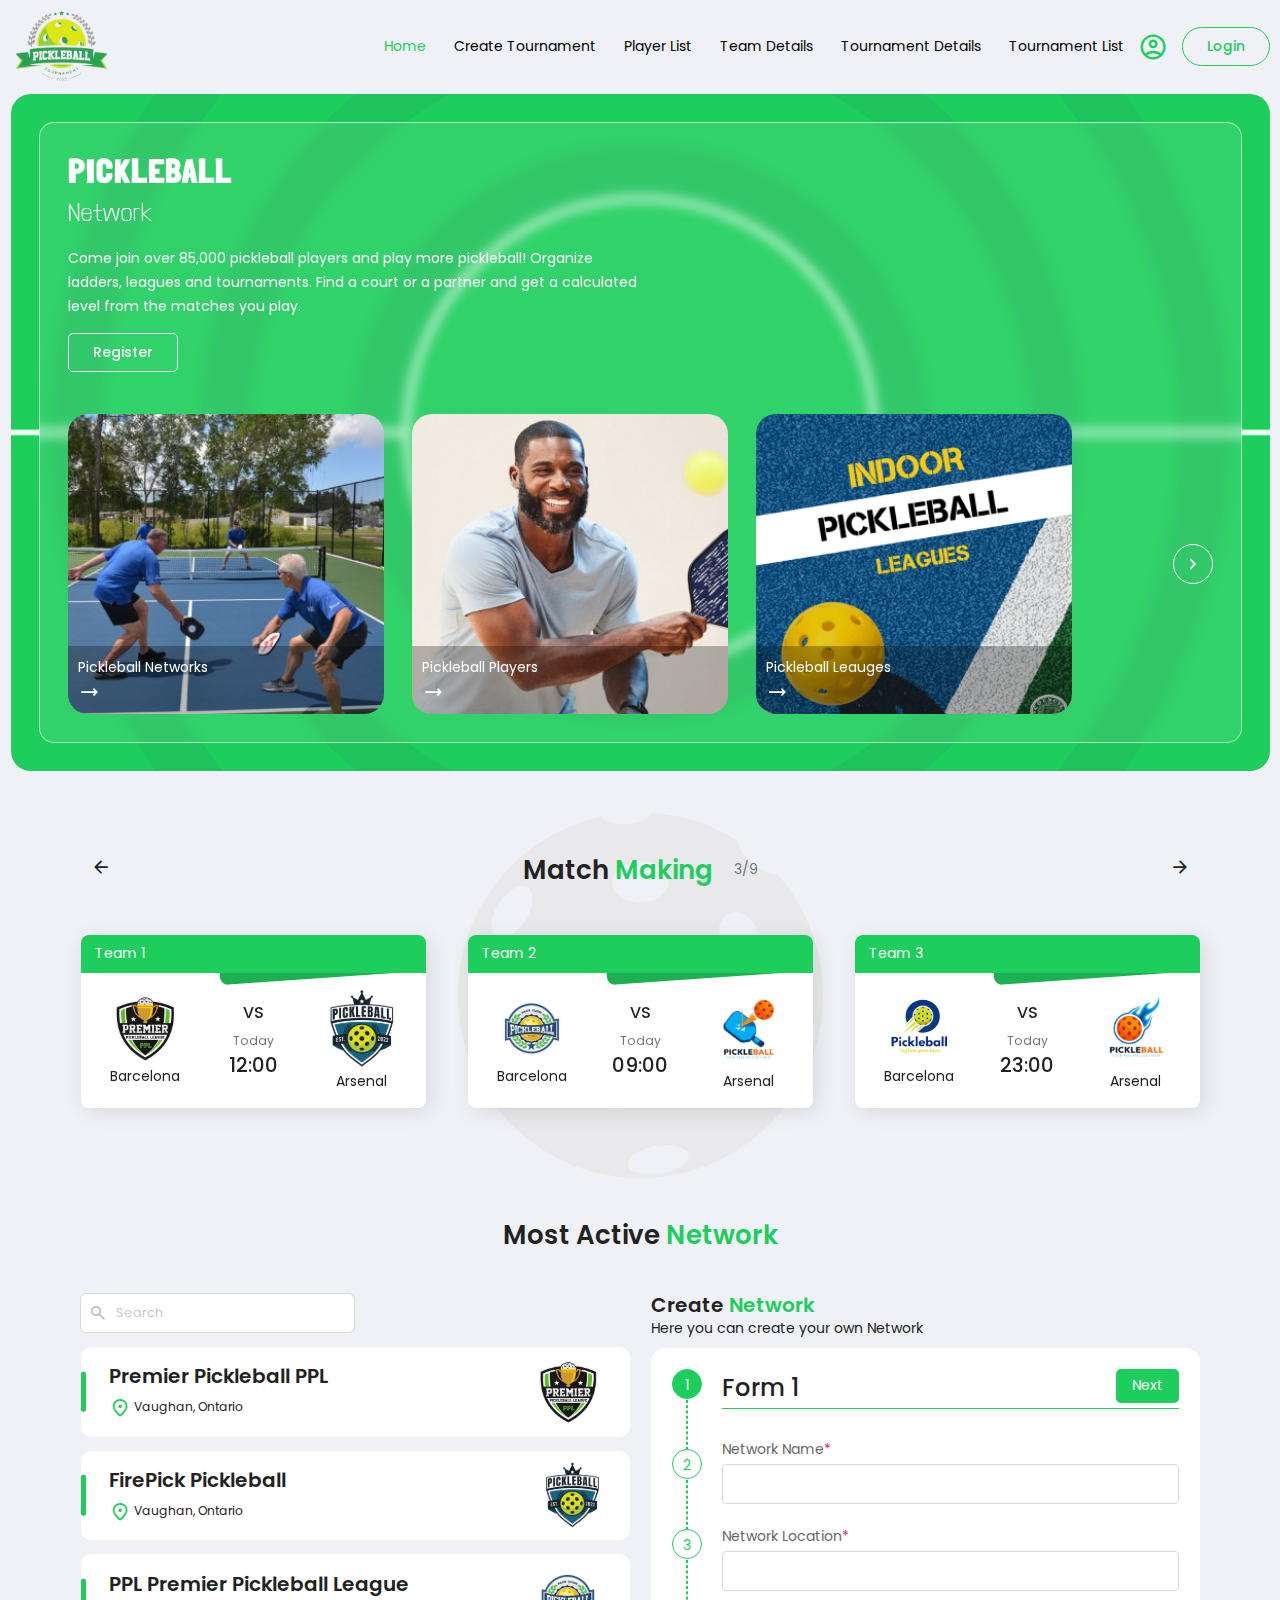
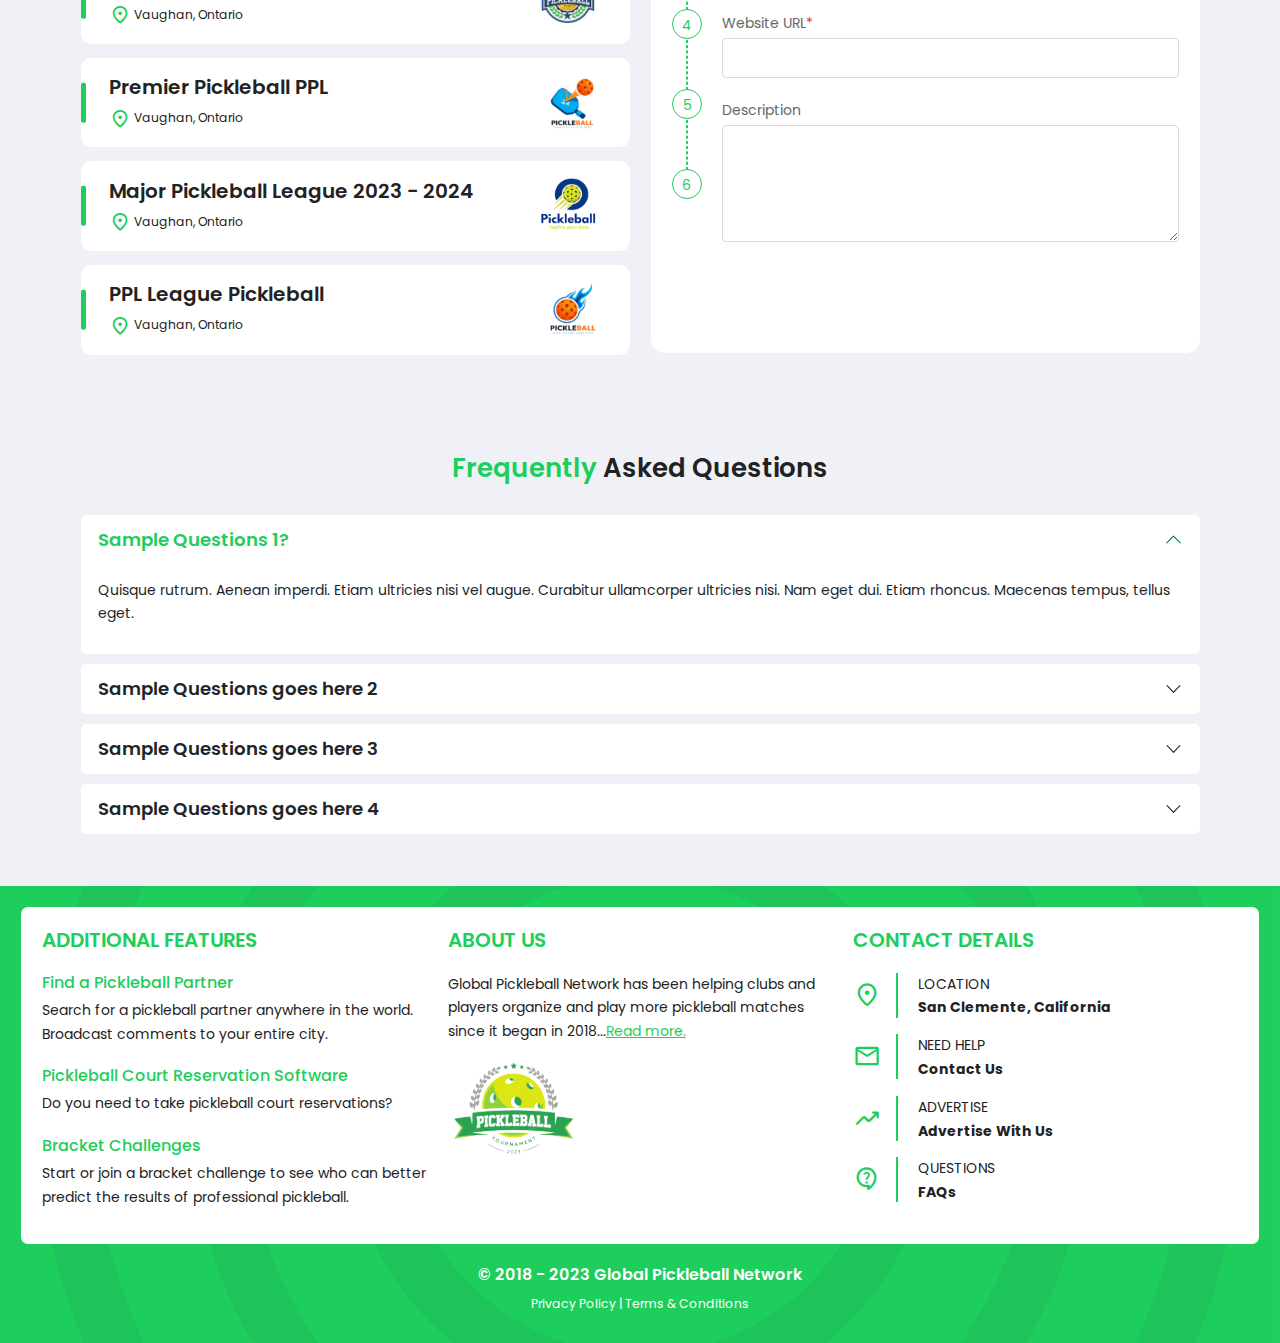
<file: index.html>
<!DOCTYPE html>
<html>
<head>
	<meta charset="utf-8">
    <meta name="viewport" content="width=device-width, initial-scale=1, shrink-to-fit=no">
	<title>Pickleball</title>
	<link rel="shortcut icon" href="./img/favicon.webp" type="image/x-icon">
	<link rel="stylesheet" type="text/css" href="./css/bootstrap.5.2.min.css">
	<link rel="preconnect" href="https://fonts.googleapis.com">
	<link rel="preconnect" href="https://fonts.gstatic.com" crossorigin>
	<link href="https://fonts.googleapis.com/css2?family=Londrina+Solid:wght@100;300;400;900&family=Poppins:wght@100;200;300;400;500;600;700;800;900&display=swap" rel="stylesheet">
	<link rel="stylesheet" href="https://fonts.googleapis.com/css2?family=Material+Symbols+Rounded:opsz,wght,FILL,GRAD@24,300,0,0" />
	<link rel="stylesheet" type="text/css" href="css/slick-theme.css">
	<link rel="stylesheet" type="text/css" href="css/slick.css">

	<link rel="stylesheet" type="text/css" href="css/style.css">
	<link rel="stylesheet" type="text/css" href="css/custom.css">
</head>
<body>


<header>
	<div class="container-fluid">
		<div class="header-section d-flex py-2 align-center justify-between">
			
			<button type="button" class="icon-btn mob-menu d-lg-none" id="navMenu">
				<img src="./img/icons/menu.svg" alt="menu">
			</button>
			<div class="head-logo mx-auto ms-lg-0 me-lg-auto">
				<a href="./" class="d-inline-block">
					<img src="./img/pickleball-logo.svg" alt="logo" width="100">
				</a>
			</div>
			<nav class="head-nav">
				<div id="navSection" class="nav-section">
					<button type="button" class="icon-btn mob-close d-lg-none close-btn" id="navClose">
						<img src="./img/icons/close.svg" alt="menu">
					</button>
					<ul type="none" class="d-flex flex-column flex-lg-row align-center">
						<li><a href="./" class="menu-link active">Home</a></li>
						<li><a href="./create-tournament.html" class="menu-link">Create Tournament</a></li>
						<li><a href="./playerlist.html" class="menu-link">Player List</a></li>
						<li><a href="./team-details.html" class="menu-link">Team Details</a></li>
						<li><a href="./tournament-details.html" class="menu-link">Tournament Details</a></li>
						<li><a href="./tournament-list.html" class="menu-link">Tournament List</a></li>
					</ul>
				</div>
			</nav>
			<a href="./profile.html" class="menu-link me-3 text-primary profile-icon"><span class="material-symbols-rounded"> account_circle </span></a>
			<a href="./login.html" class="btn btn-outline-primary login-btn order-3"> Login </a>
		</div>
	</div>
</header>

<main>

<section class="hero-section">
	<div class="container-fluid">
		<div class="home-banner text-white">
			<div class="inner-banner">
				<div class="banner-content">
					<h1 class="lonsol-900 mb-0">PICKLEBALL</h1>
					<label class="lonsol-100 fs-3">Network</label>
					<p class="my-3 w-100 w-md-50">Come join over 85,000 pickleball players and play more pickleball! Organize ladders, leagues and tournaments. Find a court or a partner and get a calculated level from the matches you play.</p>
					<a href="./register.html" class="btn btn-outline-light action-btn">Register</a>
				</div>

				<div class="slider-section mt-5">
					<section class="single-item slider text-center" id="bannerSlider">
						<div class="slider-image">
							<img src="./img/slider-1.png" alt="">
							<a href="./" class="d-block">Pickleball Networks <br> <span class="material-symbols-rounded"> trending_flat </span></a>
						</div>
						<div class="slider-image">
							<img src="./img/slider-2.png" alt="">
							<a href="./" class="d-block">Pickleball Players <br> <span class="material-symbols-rounded"> trending_flat </span></a>
						</div>
						<div class="slider-image">
							<img src="./img/slider-3.png" alt="">
							<a href="./" class="d-block">Pickleball Leauges <br> <span class="material-symbols-rounded"> trending_flat </span></a>
						</div>
						<div class="slider-image">
							<img src="./img/slider-1.png" alt="">
							<a href="./" class="d-block">Pickleball Networks <br> <span class="material-symbols-rounded"> trending_flat </span></a>
						</div>
						<div class="slider-image">
							<img src="./img/slider-2.png" alt="">
							<a href="./" class="d-block">Pickleball Players <br> <span class="material-symbols-rounded"> trending_flat </span></a>
						</div>
					</section>
			  	</div>
			</div>
		</div>
	</div>
</section>

<section class="machmake-section my-5 py-5">
	<div class="container">
		<div class="team-title d-flex justify-center align-center">
			<h3 class="title">Match <span class="text-primary">Making</span></h3>
			<span class="teams-conter text-muted ms-4">3/9</span>
		</div>

		
		<div class="slider-section mt-4">
			<section class="single-item slider" id="matchMakingSlider">
				<div class="slider-content">
					<div class="card border-0">
						<div class="card-header">Team 1</div>
						<div class="card-body text-center d-flex align-center justify-between">
							<div class="left-team">
								<img src="./img/team-making/team-1-1.svg" alt="teams">
								<p class="card-text">Barcelona</p>
							</div>
							<div class="datetime">
								<h6>VS</h6>
								<small class="text-muted">Today</small>
								<h5 class="mb-0">12:00</h5>
							</div>
							<div class="right-team">
								<img src="./img/team-making/team-1-2.svg" alt="teams">
								<p class="card-text">Arsenal</p>
							</div>
						</div>
					</div>
				</div>
				<div class="slider-content">
					<div class="card border-0">
						<div class="card-header">Team 2</div>
						<div class="card-body text-center d-flex align-center justify-between">
							<div class="left-team">
								<img src="./img/team-making/team-2-1.svg" alt="teams">
								<p class="card-text">Barcelona</p>
							</div>
							<div class="datetime">
								<h6>VS</h6>
								<small class="text-muted">Today</small>
								<h5 class="mb-0">09:00</h5>
							</div>
							<div class="right-team">
								<img src="./img/team-making/team-2-2.svg" alt="teams">
								<p class="card-text">Arsenal</p>
							</div>
						</div>
					</div>
				</div>
				<div class="slider-content">
					<div class="card border-0">
						<div class="card-header">Team 3</div>
						<div class="card-body text-center d-flex align-center justify-between">
							<div class="left-team">
								<img src="./img/team-making/team-3-1.svg" alt="teams">
								<p class="card-text">Barcelona</p>
							</div>
							<div class="datetime">
								<h6>VS</h6>
								<small class="text-muted">Today</small>
								<h5 class="mb-0">23:00</h5>
							</div>
							<div class="right-team">
								<img src="./img/team-making/team-3-2.svg" alt="teams">
								<p class="card-text">Arsenal</p>
							</div>
						</div>
					</div>
				</div>
				<div class="slider-content">
					<div class="card border-0">
						<div class="card-header">Team 4</div>
						<div class="card-body text-center d-flex align-center justify-between">
							<div class="left-team">
								<img src="./img/team-making/team-1-1.svg" alt="teams">
								<p class="card-text">Barcelona</p>
							</div>
							<div class="datetime">
								<h6>VS</h6>
								<small class="text-muted">Sunday</small>
								<h5 class="mb-0">23:00</h5>
							</div>
							<div class="right-team">
								<img src="./img/team-making/team-2-1.svg" alt="teams">
								<p class="card-text">Arsenal</p>
							</div>
						</div>
					</div>
				</div>
				<div class="slider-content">
					<div class="card border-0">
						<div class="card-header">Team 5</div>
						<div class="card-body text-center d-flex align-center justify-between">
							<div class="left-team">
								<img src="./img/team-making/team-3-1.svg" alt="teams">
								<p class="card-text">Barcelona</p>
							</div>
							<div class="datetime">
								<h6>VS</h6>
								<small class="text-muted">Monday</small>
								<h5 class="mb-0">22:00</h5>
							</div>
							<div class="right-team">
								<img src="./img/team-making/team-1-2.svg" alt="teams">
								<p class="card-text">Arsenal</p>
							</div>
						</div>
					</div>
				</div>
				<div class="slider-content">
					<div class="card border-0">
						<div class="card-header">Team 6</div>
						<div class="card-body text-center d-flex align-center justify-between">
							<div class="left-team">
								<img src="./img/team-making/team-1-2.svg" alt="teams">
								<p class="card-text">Barcelona</p>
							</div>
							<div class="datetime">
								<h6>VS</h6>
								<small class="text-muted">Tuesday</small>
								<h5 class="mb-0">18:00</h5>
							</div>
							<div class="right-team">
								<img src="./img/team-making/team-2-2.svg" alt="teams">
								<p class="card-text">Arsenal</p>
							</div>
						</div>
					</div>
				</div>
			</section>
		</div>
	</div>
</section>

<section class="wizard-section pb-5">
	<div class="container">
		
		<h3 class="title text-center">Most Active <span class="text-primary"> Network</span></h3>

		<div class="row mt-5">
			<div class="col-md-6">
				<div class="search-box">
					<div class="input-group custom-style w-100 w-md-50">
						<span class="material-symbols-rounded input-group-text">search</span>
						<input type="text" class="form-control" id="searchlist" placeholder="Search">
					</div>
					<div class="team-list pt-3">
						<ul>
							<li class="d-flex align-center">
								<div class="team-details me-auto flex-grow-1">
									<h5 class="fw-600">Premier Pickleball PPL</h5>
									<small><span class="material-symbols-rounded text-primary">location_on</span> Vaughan, Ontario</small>
								</div>
								<img src="./img/team-making/team-1-1.svg" alt="team" height="70">
							</li>
							<li class="d-flex align-center">
								<div class="team-details me-auto flex-grow-1">
									<h5 class="fw-600">FirePick Pickleball </h5>
									<small><span class="material-symbols-rounded text-primary">location_on</span> Vaughan, Ontario</small>
								</div>
								<img src="./img/team-making/team-1-2.svg" alt="team" height="70">
							</li>
							<li class="d-flex align-center">
								<div class="team-details me-auto flex-grow-1">
									<h5 class="fw-600">PPL Premier Pickleball League</h5>
									<small><span class="material-symbols-rounded text-primary">location_on</span> Vaughan, Ontario</small>
								</div>
								<img src="./img/team-making/team-2-1.svg" alt="team" height="70">
							</li>
							<li class="d-flex align-center">
								<div class="team-details me-auto flex-grow-1">
									<h5 class="fw-600">Premier Pickleball PPL</h5>
									<small><span class="material-symbols-rounded text-primary">location_on</span> Vaughan, Ontario</small>
								</div>
								<img src="./img/team-making/team-2-2.svg" alt="team" height="70">
							</li>
							<li class="d-flex align-center">
								<div class="team-details me-auto flex-grow-1">
									<h5 class="fw-600">Major Pickleball League 2023 - 2024</h5>
									<small><span class="material-symbols-rounded text-primary">location_on</span> Vaughan, Ontario</small>
								</div>
								<img src="./img/team-making/team-3-1.svg" alt="team" height="70">
							</li>
							<li class="d-flex align-center">
								<div class="team-details me-auto flex-grow-1">
									<h5 class="fw-600">PPL League Pickleball</h5>
									<small><span class="material-symbols-rounded text-primary">location_on</span> Vaughan, Ontario</small>
								</div>
								<img src="./img/team-making/team-3-2.svg" alt="team" height="70">
							</li>
						</ul>
					</div>
				</div>
			</div>
			<div class="col-md-6">
				<div class="network-wizard">
					<div class="netwrk-dtls">
						<h5 class="title">Create <span class="text-primary">Network</span></h5>
						<p class="mb-2">Here you can create your own Network</p>
					</div>

					
					<!-- wizard area -->


		<div class="wrapper bg-white rounded-4 p-4">
            <form action="" id="wizard">
                <h3></h3>
                <section>
					<h4 class="network-title">Form 1</h4>
					<div class="form-group">
						<label for="wizNetName">Network Name<span class="text-danger">*</span></label>
						<input type="text" class="form-control" id="wizNetName" />
					</div>
					<div class="form-group">
						<label for="wizNetLoc">Network Location<span class="text-danger">*</span></label>
						<input type="text" class="form-control" id="wizNetLoc" />
					</div>
					<div class="form-group">
						<label for="wizNeburl">Website URL<span class="text-danger">*</span></label>
						<input type="text" class="form-control" id="wizNeburl" />
					</div>
					<div class="form-group">
						<label for="wizardDesc">Description</label>
						<textarea name="desc" id="wizardDesc" class="form-control" rows="5"></textarea>
					</div>
				</section>
                <h3></h3>
                <section>
					<h4 class="network-title">Form 2</h4>
					<div class="form-group">
						<label for="wizNetName">Network Name<span class="text-danger">*</span></label>
						<input type="text" class="form-control" id="wizNetName" />
					</div>
					<div class="form-group">
						<label for="wizNetLoc">Network Location<span class="text-danger">*</span></label>
						<input type="text" class="form-control" id="wizNetLoc" />
					</div>
					<div class="form-group">
						<label for="wizNeburl">Website URL<span class="text-danger">*</span></label>
						<input type="text" class="form-control" id="wizNeburl" />
					</div>
					<div class="form-group">
						<label for="wizardDesc">Description</label>
						<textarea name="desc" id="wizardDesc" class="form-control" rows="5"></textarea>
					</div>
				</section>
                <h3></h3>
                <section>
					<h4 class="network-title">Form 3</h4>
					<div class="form-group">
						<label for="wizNetName">Network Name<span class="text-danger">*</span></label>
						<input type="text" class="form-control" id="wizNetName" />
					</div>
					<div class="form-group">
						<label for="wizNetLoc">Network Location<span class="text-danger">*</span></label>
						<input type="text" class="form-control" id="wizNetLoc" />
					</div>
					<div class="form-group">
						<label for="wizNeburl">Website URL<span class="text-danger">*</span></label>
						<input type="text" class="form-control" id="wizNeburl" />
					</div>
					<div class="form-group">
						<label for="wizardDesc">Description</label>
						<textarea name="desc" id="wizardDesc" class="form-control" rows="5"></textarea>
					</div>
				</section>
                <h3></h3>
                <section>
					<h4 class="network-title">Form 4</h4>
					<div class="form-group">
						<label for="wizNetName">Network Name<span class="text-danger">*</span></label>
						<input type="text" class="form-control" id="wizNetName" />
					</div>
					<div class="form-group">
						<label for="wizNetLoc">Network Location<span class="text-danger">*</span></label>
						<input type="text" class="form-control" id="wizNetLoc" />
					</div>
					<div class="form-group">
						<label for="wizNeburl">Website URL<span class="text-danger">*</span></label>
						<input type="text" class="form-control" id="wizNeburl" />
					</div>
					<div class="form-group">
						<label for="wizardDesc">Description</label>
						<textarea name="desc" id="wizardDesc" class="form-control" rows="5"></textarea>
					</div>
				</section>
                <h3></h3>
                <section>
					<h4 class="network-title">Form 5</h4>
					<div class="form-group">
						<label for="wizNetName">Network Name<span class="text-danger">*</span></label>
						<input type="text" class="form-control" id="wizNetName" />
					</div>
					<div class="form-group">
						<label for="wizNetLoc">Network Location<span class="text-danger">*</span></label>
						<input type="text" class="form-control" id="wizNetLoc" />
					</div>
					<div class="form-group">
						<label for="wizNeburl">Website URL<span class="text-danger">*</span></label>
						<input type="text" class="form-control" id="wizNeburl" />
					</div>
					<div class="form-group">
						<label for="wizardDesc">Description</label>
						<textarea name="desc" id="wizardDesc" class="form-control" rows="5"></textarea>
					</div>
				</section>
                <h3></h3>
                <section>
					<h4 class="network-title">Form 6</h4>
					<div class="form-group">
						<label for="wizNetName">Network Name<span class="text-danger">*</span></label>
						<input type="text" class="form-control" id="wizNetName" />
					</div>
					<div class="form-group">
						<label for="wizNetLoc">Network Location<span class="text-danger">*</span></label>
						<input type="text" class="form-control" id="wizNetLoc" />
					</div>
					<div class="form-group">
						<label for="wizNeburl">Website URL<span class="text-danger">*</span></label>
						<input type="text" class="form-control" id="wizNeburl" />
					</div>
					<div class="form-group">
						<label for="wizardDesc">Description</label>
						<textarea name="desc" id="wizardDesc" class="form-control" rows="5"></textarea>
					</div>
				</section>
            </form>
		</div>




					<!--  -->
					
				</div>
			</div>
		</div>
	</div>
</section>



<section class="faq-section py-5">
	<div class="container">	
		<h3 class="title text-center"><span class="text-primary"> Frequently </span> Asked Questions</h3>

		<div class="accordion pt-4" id="faqAccordion">
			<div class="accordion-item">
				<h2 class="accordion-header">
					<button class="accordion-button" type="button" data-bs-toggle="collapse" data-bs-target="#quiz1">Sample Questions 1?</button>
				</h2>
				<div id="quiz1" class="accordion-collapse collapse show" data-bs-parent="#faqAccordion">
					<div class="accordion-body">
						<p>Quisque rutrum. Aenean imperdi. Etiam ultricies nisi vel augue. Curabitur ullamcorper ultricies nisi. Nam eget dui. Etiam rhoncus. Maecenas tempus, tellus eget.</p> 
					</div>
				</div>
			</div>
			<div class="accordion-item">
				<h2 class="accordion-header">
					<button class="accordion-button collapsed" type="button" data-bs-toggle="collapse" data-bs-target="#quiz2">Sample Questions goes here 2</button>
				</h2>
				<div id="quiz2" class="accordion-collapse collapse" data-bs-parent="#faqAccordion">
					<div class="accordion-body">
						<p>Quisque rutrum. Aenean imperdi. Etiam ultricies nisi vel augue. Curabitur ullamcorper ultricies nisi. Nam eget dui. Etiam rhoncus. Maecenas tempus, tellus eget.</p> 
					</div>
				</div>
			</div>
			<div class="accordion-item">
				<h2 class="accordion-header">
					<button class="accordion-button collapsed" type="button" data-bs-toggle="collapse" data-bs-target="#quiz3">Sample Questions goes here 3</button>
				</h2>
				<div id="quiz3" class="accordion-collapse collapse" data-bs-parent="#faqAccordion">
					<div class="accordion-body">
						<p>Quisque rutrum. Aenean imperdi. Etiam ultricies nisi vel augue. Curabitur ullamcorper ultricies nisi. Nam eget dui. Etiam rhoncus. Maecenas tempus, tellus eget.</p> 
					</div>
				</div>
			</div>
			<div class="accordion-item">
				<h2 class="accordion-header">
					<button class="accordion-button collapsed" type="button" data-bs-toggle="collapse" data-bs-target="#quiz4">Sample Questions goes here 4</button>
				</h2>
				<div id="quiz4" class="accordion-collapse collapse" data-bs-parent="#faqAccordion">
					<div class="accordion-body">
						<p>Quisque rutrum. Aenean imperdi. Etiam ultricies nisi vel augue. Curabitur ullamcorper ultricies nisi. Nam eget dui. Etiam rhoncus. Maecenas tempus, tellus eget.</p> 
					</div>
				</div>
			</div>
		</div>

	</div>
</section>

</main>

<footer>
	<div class="footer-content p-4 bg-white rounded-3 m-2">
		<div class="row">
			<div class="col-md-4">
				<h5 class="foot-titile">Additional Features</h5>
				<h6 class="foot-subtitile">Find a Pickleball Partner</h6>
				<p>Search for a pickleball partner anywhere in the world. Broadcast comments to your entire city.</p>
				<h6 class="foot-subtitile">Pickleball Court Reservation Software</h6>
				<p>Do you need to take pickleball court reservations?</p>
				<h6 class="foot-subtitile">Bracket Challenges</h6>
				<p>Start or join a bracket challenge to see who can better predict the results of professional pickleball.</p>
			</div>
			<div class="col-md-4">
				<h5 class="foot-titile">About Us</h5>
				<p>Global Pickleball Network has been helping clubs and players organize and play more pickleball matches since it began in 2018...<a href="./" class="text-primary"> Read more.</a> </p>
				<a href="./"><img src="./img/pickleball-logo.svg" width="130" alt="logo" /></a>
			</div>
			<div class="col-md-4">
				<h5 class="foot-titile">CONTACT Details</h5>
				<ul class="web-address">
					<li>
						<span class="material-symbols-rounded"> location_on </span>
						<div class="foot-details">
							<p>LOCATION</p>
							<strong>San Clemente, California</strong>
						</div>
					</li>
					<li>
						<span class="material-symbols-rounded"> mail </span>
						<div class="foot-details">
							<p>NEED HELP</p>
							<strong>Contact Us</strong>
						</div>
					</li>
					<li>
						<span class="material-symbols-rounded"> trending_up </span>
						<div class="foot-details">
							<p>ADVERTISE</p>
							<strong>Advertise With Us</strong>
						</div>
					</li>
					<li>
						<span class="material-symbols-rounded"> contact_support </span>
						<div class="foot-details">
							<p>QUESTIONS</p>
							<strong>FAQs</strong>
						</div>
					</li>
				</ul>
			</div>
		</div>
	</div>
	<div class="copyright-area text-center p-3 text-white">
		<h6 class="fw-600">© 2018 - 2023 Global Pickleball Network</h6>
		<small>Privacy Policy | Terms & Conditions</small>
	</div>
</footer>

<script src="./js/jquery-2.2.0.min.js"></script>
<script src="./js/bootstrap.bundle.min.js"></script>
<script src="./js/slick.min.js"></script>
<script src="./js/jquery.steps.js"></script>
<script src="./js/custom.js"></script>

<script>


// slick slider
$(document).on('ready', function() {
    $("#bannerSlider").slick({
      dots: false,
      slidesToShow: 3,
      slidesToScroll: 1,
    //   prevArrow: '<button class="slick-prev" aria-label="Previous" type="button"><span class="material-symbols-rounded"> keyboard_arrow_left </span></button>',
      prevArrow: ' ',
      nextArrow: '<button class="slick-next" aria-label="Next" type="button"><span class="material-symbols-rounded"> keyboard_arrow_right </span></button>',
      cssEase: 'ease',
      responsive: [
        {
          breakpoint: 991,
          settings: {
            slidesToShow: 2,
            slidesToScroll: 1
          }
        },
        {
          breakpoint: 767,
          settings: {
            slidesToShow: 1,
            slidesToScroll: 1,
          }
        },
     ]
    });


    $("#matchMakingSlider").slick({
        dots: false,
        slidesToShow: 3,
        slidesToScroll: 3,
        prevArrow: '<button class="slick-prev" aria-label="Previous" type="button"><span class="material-symbols-rounded"> arrow_back </span></button>',
        nextArrow: '<button class="slick-next" aria-label="Next" type="button"><span class="material-symbols-rounded"> arrow_forward </span></button>',
        cssEase: 'ease',
        responsive: [
          {
            breakpoint: 991,
            settings: {
              slidesToShow: 2,
              slidesToScroll: 1
            }
          },
          {
            breakpoint: 767,
            settings: {
              slidesToShow: 1,
              slidesToScroll: 1,
            }
          },
       ]
      });
});



// wizard area

$("#wizard").steps({
  headerTag: "h3",
  bodyTag: "section",
  transitionEffect: "fade",
  enableAllSteps: true,
  transitionEffectSpeed: 100,
  labels: {
      finish: "Submit",
      next: "Next",
      previous: "Prev"
  }
});
$('.wizard > .steps li a').click(function(){
  $(this).parent().addClass('checked');
$(this).parent().prevAll().addClass('checked');
$(this).parent().nextAll().removeClass('checked');
});
// Custome Jquery Step Button
$('.forward').click(function(){
  $("#wizard").steps('next');
})
$('.backward').click(function(){
    $("#wizard").steps('previous');
})


</script>


</body>
</html>
</file>
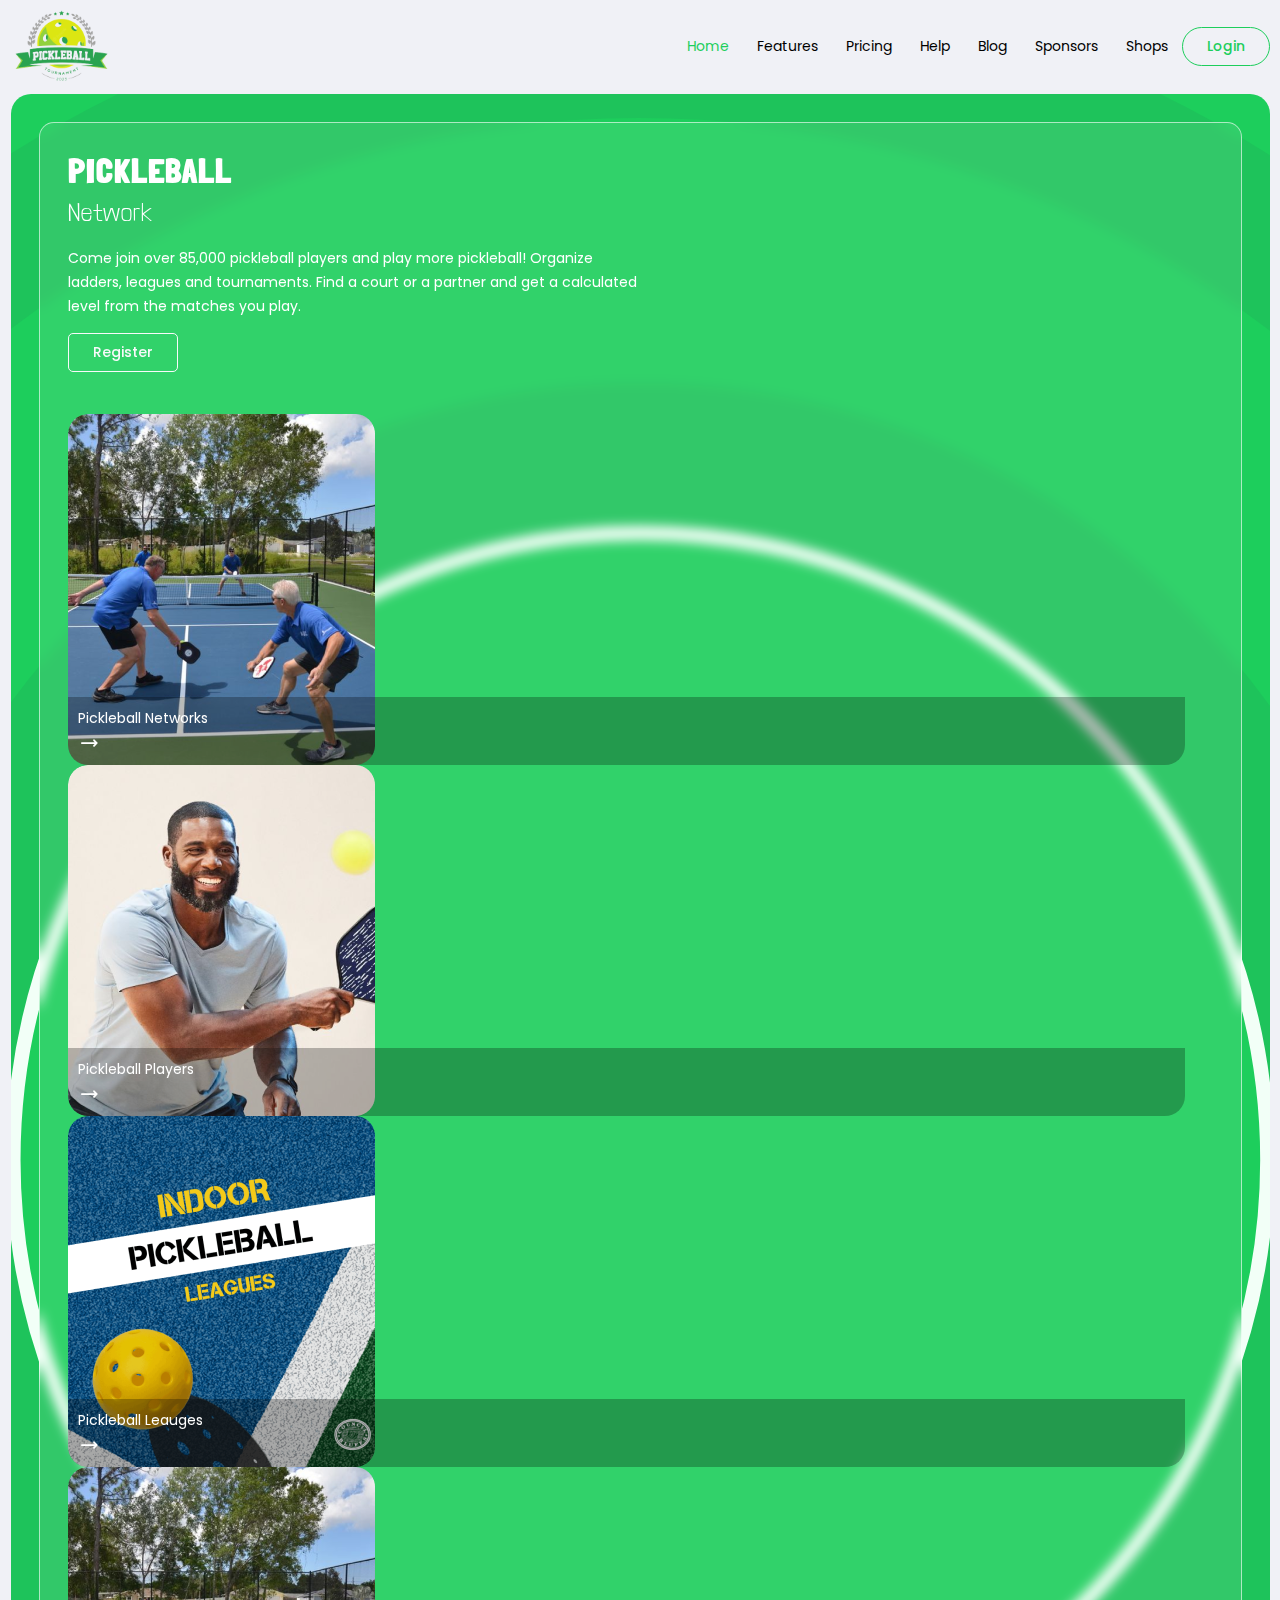
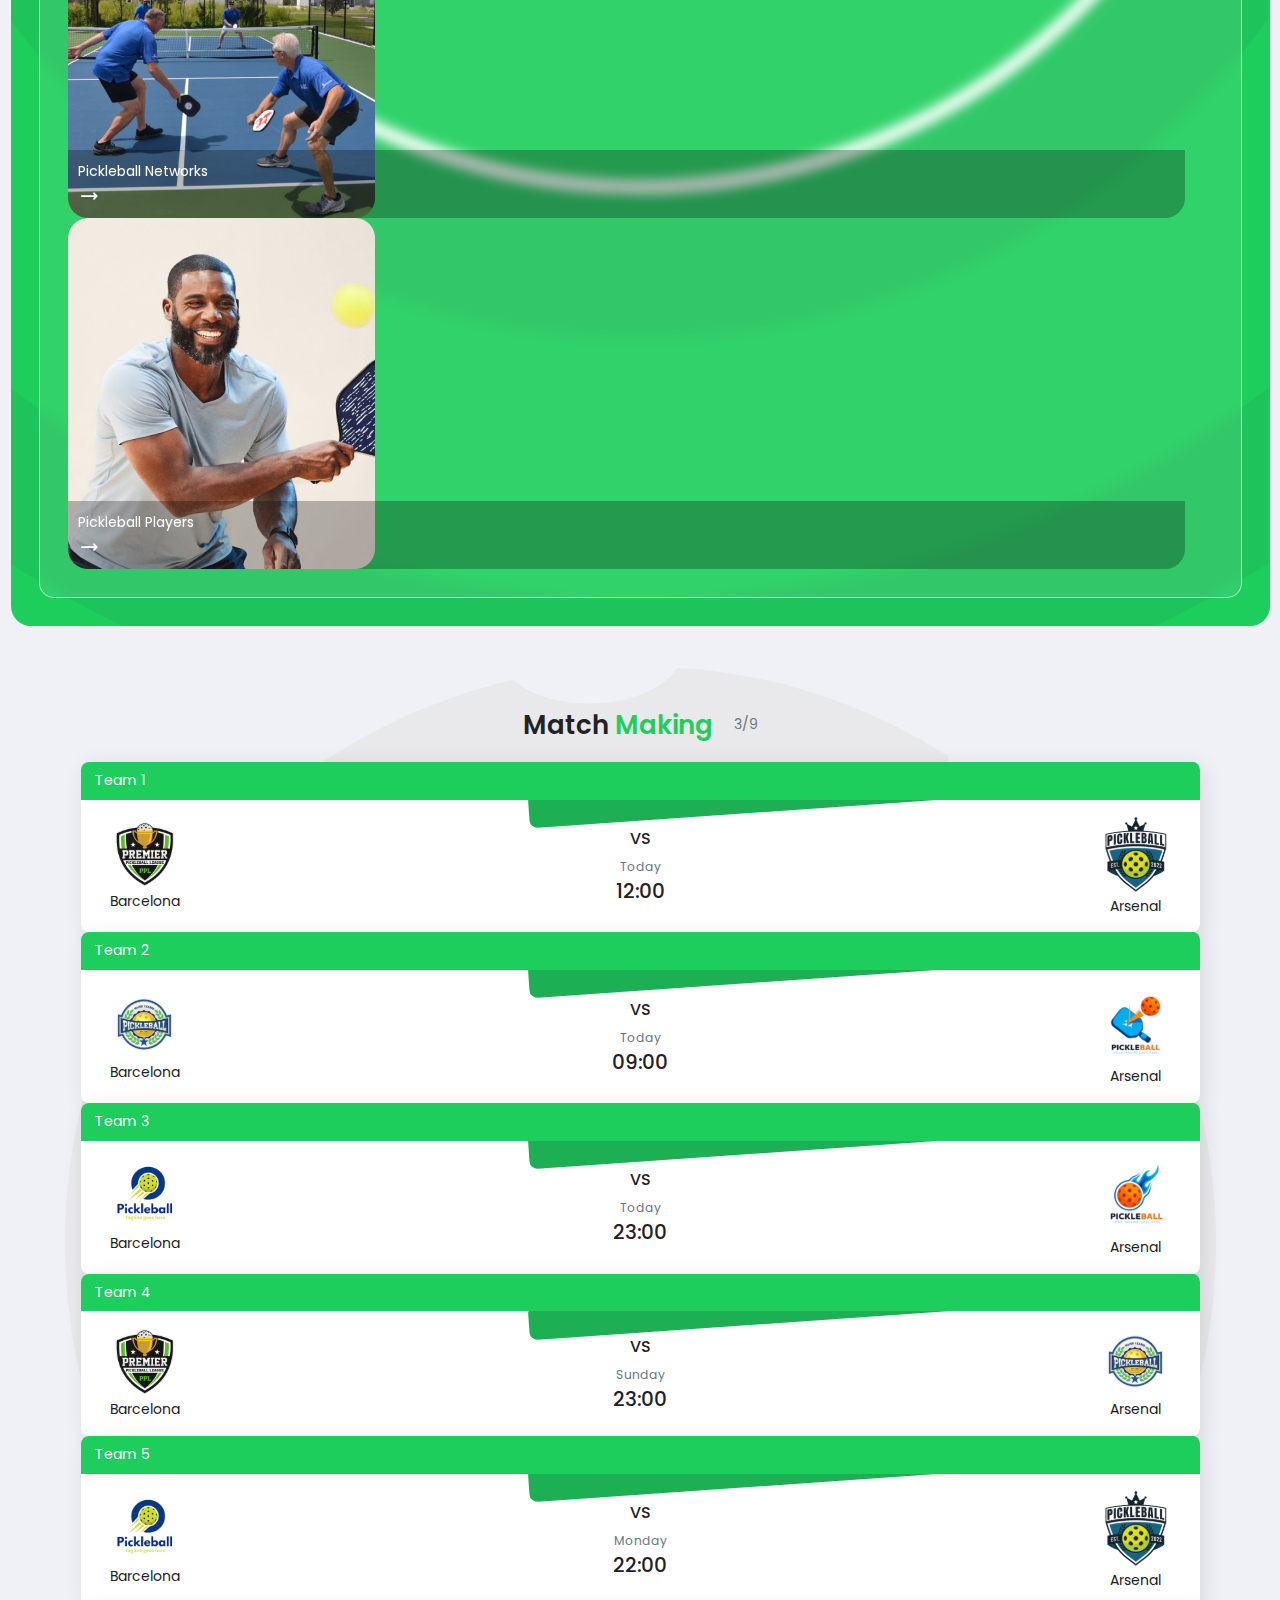
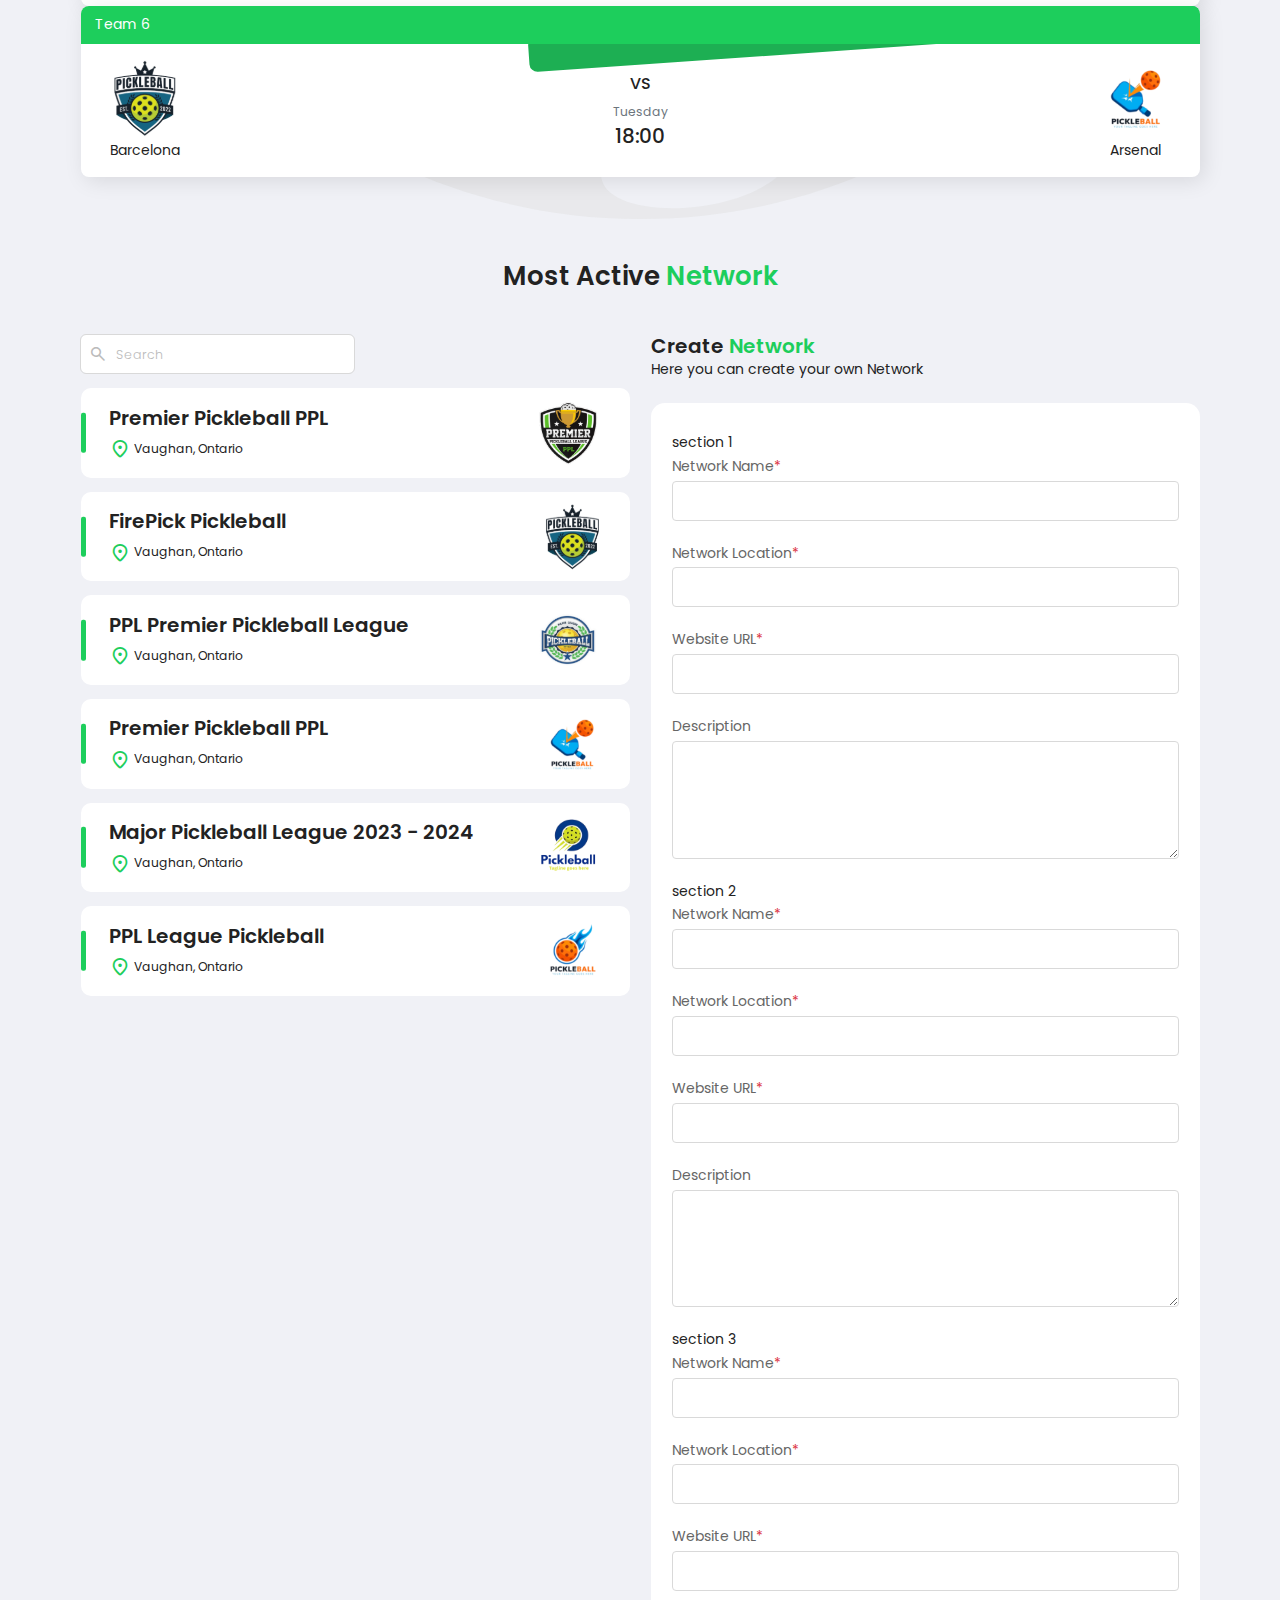
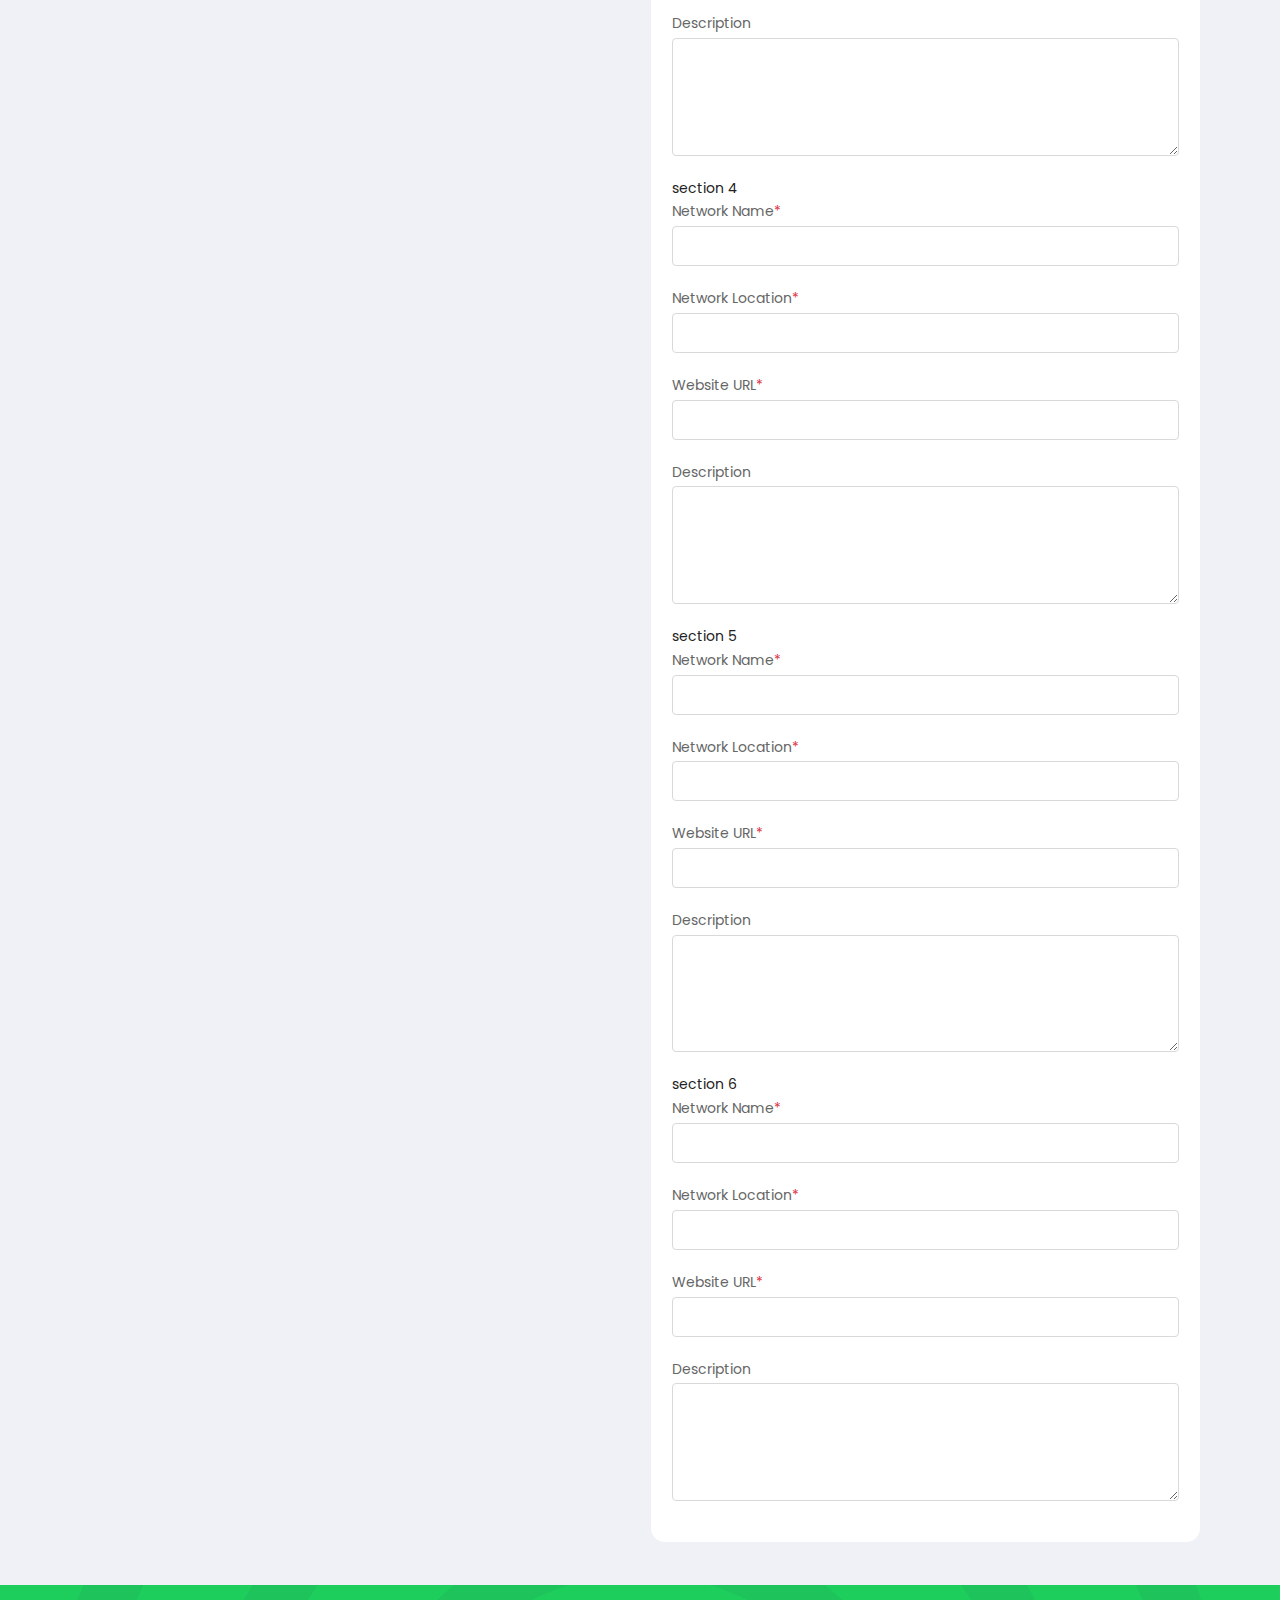
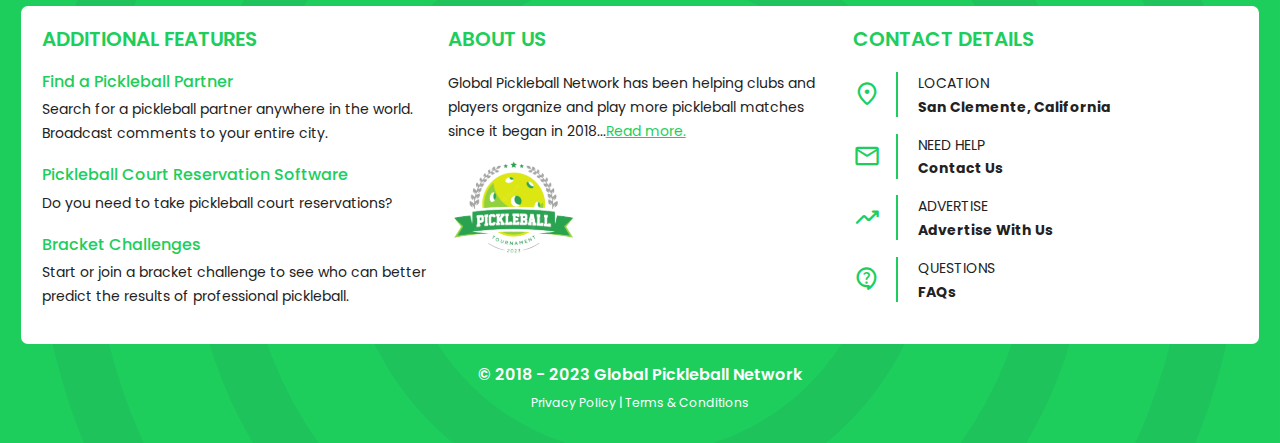
<file: index-old.html>
<!DOCTYPE html>
<html>
<head>
	<meta charset="utf-8">
    <meta name="viewport" content="width=device-width, initial-scale=1, shrink-to-fit=no">
	<title>Pickleball</title>
	<link rel="shortcut icon" href="./img/favicon.webp" type="image/x-icon">
	<link rel="stylesheet" type="text/css" href="./css/bootstrap.5.2.min.css">
	<link rel="preconnect" href="https://fonts.googleapis.com">
	<link rel="preconnect" href="https://fonts.gstatic.com" crossorigin>
	<link href="https://fonts.googleapis.com/css2?family=Londrina+Solid:wght@100;300;400;900&family=Poppins:wght@100;200;300;400;500;600;700;800;900&display=swap" rel="stylesheet">
	<link rel="stylesheet" href="https://fonts.googleapis.com/css2?family=Material+Symbols+Rounded:opsz,wght,FILL,GRAD@24,300,0,0" />
	<link rel="stylesheet" type="text/css" href="css/slick-theme.css">
	<link rel="stylesheet" type="text/css" href="css/slick.css">

	<link rel="stylesheet" type="text/css" href="css/style.css">
	<link rel="stylesheet" type="text/css" href="css/custom.css">
</head>
<body>


<header>
	<div class="container-fluid">
		<div class="header-section d-flex py-2 align-center justify-between">
			<div class="head-logo mx-auto ms-md-0 me-md-auto order-2 order-md-1">
				<a href="./" class="d-inline-block">
					<img src="./img/pickleball-logo.svg" alt="logo" width="100">
				</a>
			</div>
			<nav class="head-nav order-1 order-md-2">
				<button type="button" class="icon-btn mob-menu d-md-none" id="navMenu">
					<img src="./img/icons/menu.svg" alt="menu">
				</button>
				<div id="navSection" class="nav-section">
					<button type="button" class="icon-btn mob-close d-md-none close-btn" id="navClose">
						<img src="./img/icons/close.svg" alt="menu">
					</button>
					<ul type="none" class="d-flex flex-column flex-md-row align-center">
						<li><a href="./" class="menu-link active">Home</a></li>
						<li><a href="#" class="menu-link">Features</a></li>
						<li><a href="#" class="menu-link">Pricing</a></li>
						<li><a href="#" class="menu-link">Help</a></li>
						<li><a href="#" class="menu-link">Blog</a></li>
						<li><a href="#" class="menu-link">Sponsors</a></li>
						<li><a href="#" class="menu-link">Shops</a></li>
					</ul>
				</div>
			</nav>
			<a href="./login.html" class="btn btn-outline-primary login-btn order-3"> Login </a>
		</div>
	</div>
</header>

<main>

<section class="hero-section">
	<div class="container-fluid">
		<div class="home-banner text-white">
			<div class="inner-banner">
				<div class="banner-content">
					<h1 class="lonsol-900 mb-0">PICKLEBALL</h1>
					<label class="lonsol-100 fs-3">Network</label>
					<p class="my-3 w-100 w-md-50">Come join over 85,000 pickleball players and play more pickleball! Organize ladders, leagues and tournaments. Find a court or a partner and get a calculated level from the matches you play.</p>
					<a href="./" class="btn btn-outline-light action-btn">Register</a>
				</div>

				<div class="slider-section mt-5">
					<section class="single-item slider text-center" id="bannerSlider">
						<div class="slider-image">
							<img src="./img/slider-1.png" alt="">
							<a href="./" class="d-block">Pickleball Networks <br> <span class="material-symbols-rounded"> trending_flat </span></a>
						</div>
						<div class="slider-image">
							<img src="./img/slider-2.png" alt="">
							<a href="./" class="d-block">Pickleball Players <br> <span class="material-symbols-rounded"> trending_flat </span></a>
						</div>
						<div class="slider-image">
							<img src="./img/slider-3.png" alt="">
							<a href="./" class="d-block">Pickleball Leauges <br> <span class="material-symbols-rounded"> trending_flat </span></a>
						</div>
						<div class="slider-image">
							<img src="./img/slider-1.png" alt="">
							<a href="./" class="d-block">Pickleball Networks <br> <span class="material-symbols-rounded"> trending_flat </span></a>
						</div>
						<div class="slider-image">
							<img src="./img/slider-2.png" alt="">
							<a href="./" class="d-block">Pickleball Players <br> <span class="material-symbols-rounded"> trending_flat </span></a>
						</div>
					</section>
			  	</div>
			</div>
		</div>
	</div>
</section>

<section class="machmake-section my-5 py-5">
	<div class="container">
		<div class="team-title d-flex justify-center align-center">
			<h3 class="title">Match <span class="text-primary">Making</span></h3>
			<span class="teams-conter text-muted ms-4">3/9</span>
		</div>

		
		<div class="slider-section mt-4">
			<section class="single-item slider" id="matchMakingSlider">
				<div class="slider-content">
					<div class="card border-0">
						<div class="card-header">Team 1</div>
						<div class="card-body text-center d-flex align-center justify-between">
							<div class="left-team">
								<img src="./img/team-making/team-1-1.svg" alt="teams">
								<p class="card-text">Barcelona</p>
							</div>
							<div class="datetime">
								<h6>VS</h6>
								<small class="text-muted">Today</small>
								<h5 class="mb-0">12:00</h5>
							</div>
							<div class="right-team">
								<img src="./img/team-making/team-1-2.svg" alt="teams">
								<p class="card-text">Arsenal</p>
							</div>
						</div>
					</div>
				</div>
				<div class="slider-content">
					<div class="card border-0">
						<div class="card-header">Team 2</div>
						<div class="card-body text-center d-flex align-center justify-between">
							<div class="left-team">
								<img src="./img/team-making/team-2-1.svg" alt="teams">
								<p class="card-text">Barcelona</p>
							</div>
							<div class="datetime">
								<h6>VS</h6>
								<small class="text-muted">Today</small>
								<h5 class="mb-0">09:00</h5>
							</div>
							<div class="right-team">
								<img src="./img/team-making/team-2-2.svg" alt="teams">
								<p class="card-text">Arsenal</p>
							</div>
						</div>
					</div>
				</div>
				<div class="slider-content">
					<div class="card border-0">
						<div class="card-header">Team 3</div>
						<div class="card-body text-center d-flex align-center justify-between">
							<div class="left-team">
								<img src="./img/team-making/team-3-1.svg" alt="teams">
								<p class="card-text">Barcelona</p>
							</div>
							<div class="datetime">
								<h6>VS</h6>
								<small class="text-muted">Today</small>
								<h5 class="mb-0">23:00</h5>
							</div>
							<div class="right-team">
								<img src="./img/team-making/team-3-2.svg" alt="teams">
								<p class="card-text">Arsenal</p>
							</div>
						</div>
					</div>
				</div>
				<div class="slider-content">
					<div class="card border-0">
						<div class="card-header">Team 4</div>
						<div class="card-body text-center d-flex align-center justify-between">
							<div class="left-team">
								<img src="./img/team-making/team-1-1.svg" alt="teams">
								<p class="card-text">Barcelona</p>
							</div>
							<div class="datetime">
								<h6>VS</h6>
								<small class="text-muted">Sunday</small>
								<h5 class="mb-0">23:00</h5>
							</div>
							<div class="right-team">
								<img src="./img/team-making/team-2-1.svg" alt="teams">
								<p class="card-text">Arsenal</p>
							</div>
						</div>
					</div>
				</div>
				<div class="slider-content">
					<div class="card border-0">
						<div class="card-header">Team 5</div>
						<div class="card-body text-center d-flex align-center justify-between">
							<div class="left-team">
								<img src="./img/team-making/team-3-1.svg" alt="teams">
								<p class="card-text">Barcelona</p>
							</div>
							<div class="datetime">
								<h6>VS</h6>
								<small class="text-muted">Monday</small>
								<h5 class="mb-0">22:00</h5>
							</div>
							<div class="right-team">
								<img src="./img/team-making/team-1-2.svg" alt="teams">
								<p class="card-text">Arsenal</p>
							</div>
						</div>
					</div>
				</div>
				<div class="slider-content">
					<div class="card border-0">
						<div class="card-header">Team 6</div>
						<div class="card-body text-center d-flex align-center justify-between">
							<div class="left-team">
								<img src="./img/team-making/team-1-2.svg" alt="teams">
								<p class="card-text">Barcelona</p>
							</div>
							<div class="datetime">
								<h6>VS</h6>
								<small class="text-muted">Tuesday</small>
								<h5 class="mb-0">18:00</h5>
							</div>
							<div class="right-team">
								<img src="./img/team-making/team-2-2.svg" alt="teams">
								<p class="card-text">Arsenal</p>
							</div>
						</div>
					</div>
				</div>
			</section>
		</div>
	</div>
</section>

<section class="wizard-section pb-5">
	<div class="container">
		
		<h3 class="title text-center">Most Active <span class="text-primary"> Network</span></h3>

		<div class="row mt-5">
			<div class="col-md-6">
				<div class="search-box">
					<div class="input-group custom-style w-100 w-md-50">
						<span class="material-symbols-rounded input-group-text">search</span>
						<input type="text" class="form-control" id="searchlist" placeholder="Search">
					</div>
					<div class="team-list pt-3">
						<ul>
							<li class="d-flex align-center">
								<div class="team-details me-auto flex-grow-1">
									<h5 class="fw-600">Premier Pickleball PPL</h5>
									<small><span class="material-symbols-rounded text-primary">location_on</span> Vaughan, Ontario</small>
								</div>
								<img src="./img/team-making/team-1-1.svg" alt="team" height="70">
							</li>
							<li class="d-flex align-center">
								<div class="team-details me-auto flex-grow-1">
									<h5 class="fw-600">FirePick Pickleball </h5>
									<small><span class="material-symbols-rounded text-primary">location_on</span> Vaughan, Ontario</small>
								</div>
								<img src="./img/team-making/team-1-2.svg" alt="team" height="70">
							</li>
							<li class="d-flex align-center">
								<div class="team-details me-auto flex-grow-1">
									<h5 class="fw-600">PPL Premier Pickleball League</h5>
									<small><span class="material-symbols-rounded text-primary">location_on</span> Vaughan, Ontario</small>
								</div>
								<img src="./img/team-making/team-2-1.svg" alt="team" height="70">
							</li>
							<li class="d-flex align-center">
								<div class="team-details me-auto flex-grow-1">
									<h5 class="fw-600">Premier Pickleball PPL</h5>
									<small><span class="material-symbols-rounded text-primary">location_on</span> Vaughan, Ontario</small>
								</div>
								<img src="./img/team-making/team-2-2.svg" alt="team" height="70">
							</li>
							<li class="d-flex align-center">
								<div class="team-details me-auto flex-grow-1">
									<h5 class="fw-600">Major Pickleball League 2023 - 2024</h5>
									<small><span class="material-symbols-rounded text-primary">location_on</span> Vaughan, Ontario</small>
								</div>
								<img src="./img/team-making/team-3-1.svg" alt="team" height="70">
							</li>
							<li class="d-flex align-center">
								<div class="team-details me-auto flex-grow-1">
									<h5 class="fw-600">PPL League Pickleball</h5>
									<small><span class="material-symbols-rounded text-primary">location_on</span> Vaughan, Ontario</small>
								</div>
								<img src="./img/team-making/team-3-2.svg" alt="team" height="70">
							</li>
						</ul>
					</div>
				</div>
			</div>
			<div class="col-md-6">
				<div class="network-wizard">
					<div class="netwrk-dtls">
						<h5 class="title">Create <span class="text-primary">Network</span></h5>
						<p>Here you can create your own Network</p>
					</div>

					
					<!-- wizard area -->


		<div class="wrapper mt-4 bg-white rounded-4 p-4">
            <form action="" id="wizard">
                <h3></h3>
                <section>
					section 1
					<div class="form-group">
						<label for="wizNetName">Network Name<span class="text-danger">*</span></label>
						<input type="text" class="form-control" id="wizNetName" />
					</div>
					<div class="form-group">
						<label for="wizNetLoc">Network Location<span class="text-danger">*</span></label>
						<input type="text" class="form-control" id="wizNetLoc" />
					</div>
					<div class="form-group">
						<label for="wizNeburl">Website URL<span class="text-danger">*</span></label>
						<input type="text" class="form-control" id="wizNeburl" />
					</div>
					<div class="form-group">
						<label for="wizardDesc">Description</label>
						<textarea name="desc" id="wizardDesc" class="form-control" rows="5"></textarea>
					</div>
				</section>
                <h3></h3>
                <section>
					section 2
					<div class="form-group">
						<label for="wizNetName">Network Name<span class="text-danger">*</span></label>
						<input type="text" class="form-control" id="wizNetName" />
					</div>
					<div class="form-group">
						<label for="wizNetLoc">Network Location<span class="text-danger">*</span></label>
						<input type="text" class="form-control" id="wizNetLoc" />
					</div>
					<div class="form-group">
						<label for="wizNeburl">Website URL<span class="text-danger">*</span></label>
						<input type="text" class="form-control" id="wizNeburl" />
					</div>
					<div class="form-group">
						<label for="wizardDesc">Description</label>
						<textarea name="desc" id="wizardDesc" class="form-control" rows="5"></textarea>
					</div>
				</section>
                <h3></h3>
                <section>
					section 3
					<div class="form-group">
						<label for="wizNetName">Network Name<span class="text-danger">*</span></label>
						<input type="text" class="form-control" id="wizNetName" />
					</div>
					<div class="form-group">
						<label for="wizNetLoc">Network Location<span class="text-danger">*</span></label>
						<input type="text" class="form-control" id="wizNetLoc" />
					</div>
					<div class="form-group">
						<label for="wizNeburl">Website URL<span class="text-danger">*</span></label>
						<input type="text" class="form-control" id="wizNeburl" />
					</div>
					<div class="form-group">
						<label for="wizardDesc">Description</label>
						<textarea name="desc" id="wizardDesc" class="form-control" rows="5"></textarea>
					</div>
				</section>
                <h3></h3>
                <section>
					section 4
					<div class="form-group">
						<label for="wizNetName">Network Name<span class="text-danger">*</span></label>
						<input type="text" class="form-control" id="wizNetName" />
					</div>
					<div class="form-group">
						<label for="wizNetLoc">Network Location<span class="text-danger">*</span></label>
						<input type="text" class="form-control" id="wizNetLoc" />
					</div>
					<div class="form-group">
						<label for="wizNeburl">Website URL<span class="text-danger">*</span></label>
						<input type="text" class="form-control" id="wizNeburl" />
					</div>
					<div class="form-group">
						<label for="wizardDesc">Description</label>
						<textarea name="desc" id="wizardDesc" class="form-control" rows="5"></textarea>
					</div>
				</section>
                <h3></h3>
                <section>
					section 5
					<div class="form-group">
						<label for="wizNetName">Network Name<span class="text-danger">*</span></label>
						<input type="text" class="form-control" id="wizNetName" />
					</div>
					<div class="form-group">
						<label for="wizNetLoc">Network Location<span class="text-danger">*</span></label>
						<input type="text" class="form-control" id="wizNetLoc" />
					</div>
					<div class="form-group">
						<label for="wizNeburl">Website URL<span class="text-danger">*</span></label>
						<input type="text" class="form-control" id="wizNeburl" />
					</div>
					<div class="form-group">
						<label for="wizardDesc">Description</label>
						<textarea name="desc" id="wizardDesc" class="form-control" rows="5"></textarea>
					</div>
				</section>
                <h3></h3>
                <section>
					section 6
					<div class="form-group">
						<label for="wizNetName">Network Name<span class="text-danger">*</span></label>
						<input type="text" class="form-control" id="wizNetName" />
					</div>
					<div class="form-group">
						<label for="wizNetLoc">Network Location<span class="text-danger">*</span></label>
						<input type="text" class="form-control" id="wizNetLoc" />
					</div>
					<div class="form-group">
						<label for="wizNeburl">Website URL<span class="text-danger">*</span></label>
						<input type="text" class="form-control" id="wizNeburl" />
					</div>
					<div class="form-group">
						<label for="wizardDesc">Description</label>
						<textarea name="desc" id="wizardDesc" class="form-control" rows="5"></textarea>
					</div>
				</section>
            </form>
		</div>




					<!--  -->
					
				</div>
			</div>
		</div>
	</div>
</section>

</main>

<footer>
	<div class="footer-content p-4 bg-white rounded-3 m-2">
		<div class="row">
			<div class="col-md-4">
				<h5 class="foot-titile">Additional Features</h5>
				<h6 class="foot-subtitile">Find a Pickleball Partner</h6>
				<p>Search for a pickleball partner anywhere in the world. Broadcast comments to your entire city.</p>
				<h6 class="foot-subtitile">Pickleball Court Reservation Software</h6>
				<p>Do you need to take pickleball court reservations?</p>
				<h6 class="foot-subtitile">Bracket Challenges</h6>
				<p>Start or join a bracket challenge to see who can better predict the results of professional pickleball.</p>
			</div>
			<div class="col-md-4">
				<h5 class="foot-titile">About Us</h5>
				<p>Global Pickleball Network has been helping clubs and players organize and play more pickleball matches since it began in 2018...<a href="./" class="text-primary"> Read more.</a> </p>
				<a href="./"><img src="./img/pickleball-logo.svg" width="130" alt="logo" /></a>
			</div>
			<div class="col-md-4">
				<h5 class="foot-titile">CONTACT Details</h5>
				<ul class="web-address">
					<li>
						<span class="material-symbols-rounded"> location_on </span>
						<div class="foot-details">
							<p>LOCATION</p>
							<strong>San Clemente, California</strong>
						</div>
					</li>
					<li>
						<span class="material-symbols-rounded"> mail </span>
						<div class="foot-details">
							<p>NEED HELP</p>
							<strong>Contact Us</strong>
						</div>
					</li>
					<li>
						<span class="material-symbols-rounded"> trending_up </span>
						<div class="foot-details">
							<p>ADVERTISE</p>
							<strong>Advertise With Us</strong>
						</div>
					</li>
					<li>
						<span class="material-symbols-rounded"> contact_support </span>
						<div class="foot-details">
							<p>QUESTIONS</p>
							<strong>FAQs</strong>
						</div>
					</li>
				</ul>
			</div>
		</div>
	</div>
	<div class="copyright-area text-center p-3 text-white">
		<h6 class="fw-600">© 2018 - 2023 Global Pickleball Network</h6>
		<small>Privacy Policy | Terms & Conditions</small>
	</div>
</footer>

<script src="./js/jquery-2.2.0.min.js"></script>
<script src="./js/bootstrap.bundle.min.js"></script>
<script src="./js/slick.min.js"></script>
<script src="./js/jquery.steps.js"></script>
<script src="./js/custom.js"></script>


</body>
</html>
</file>
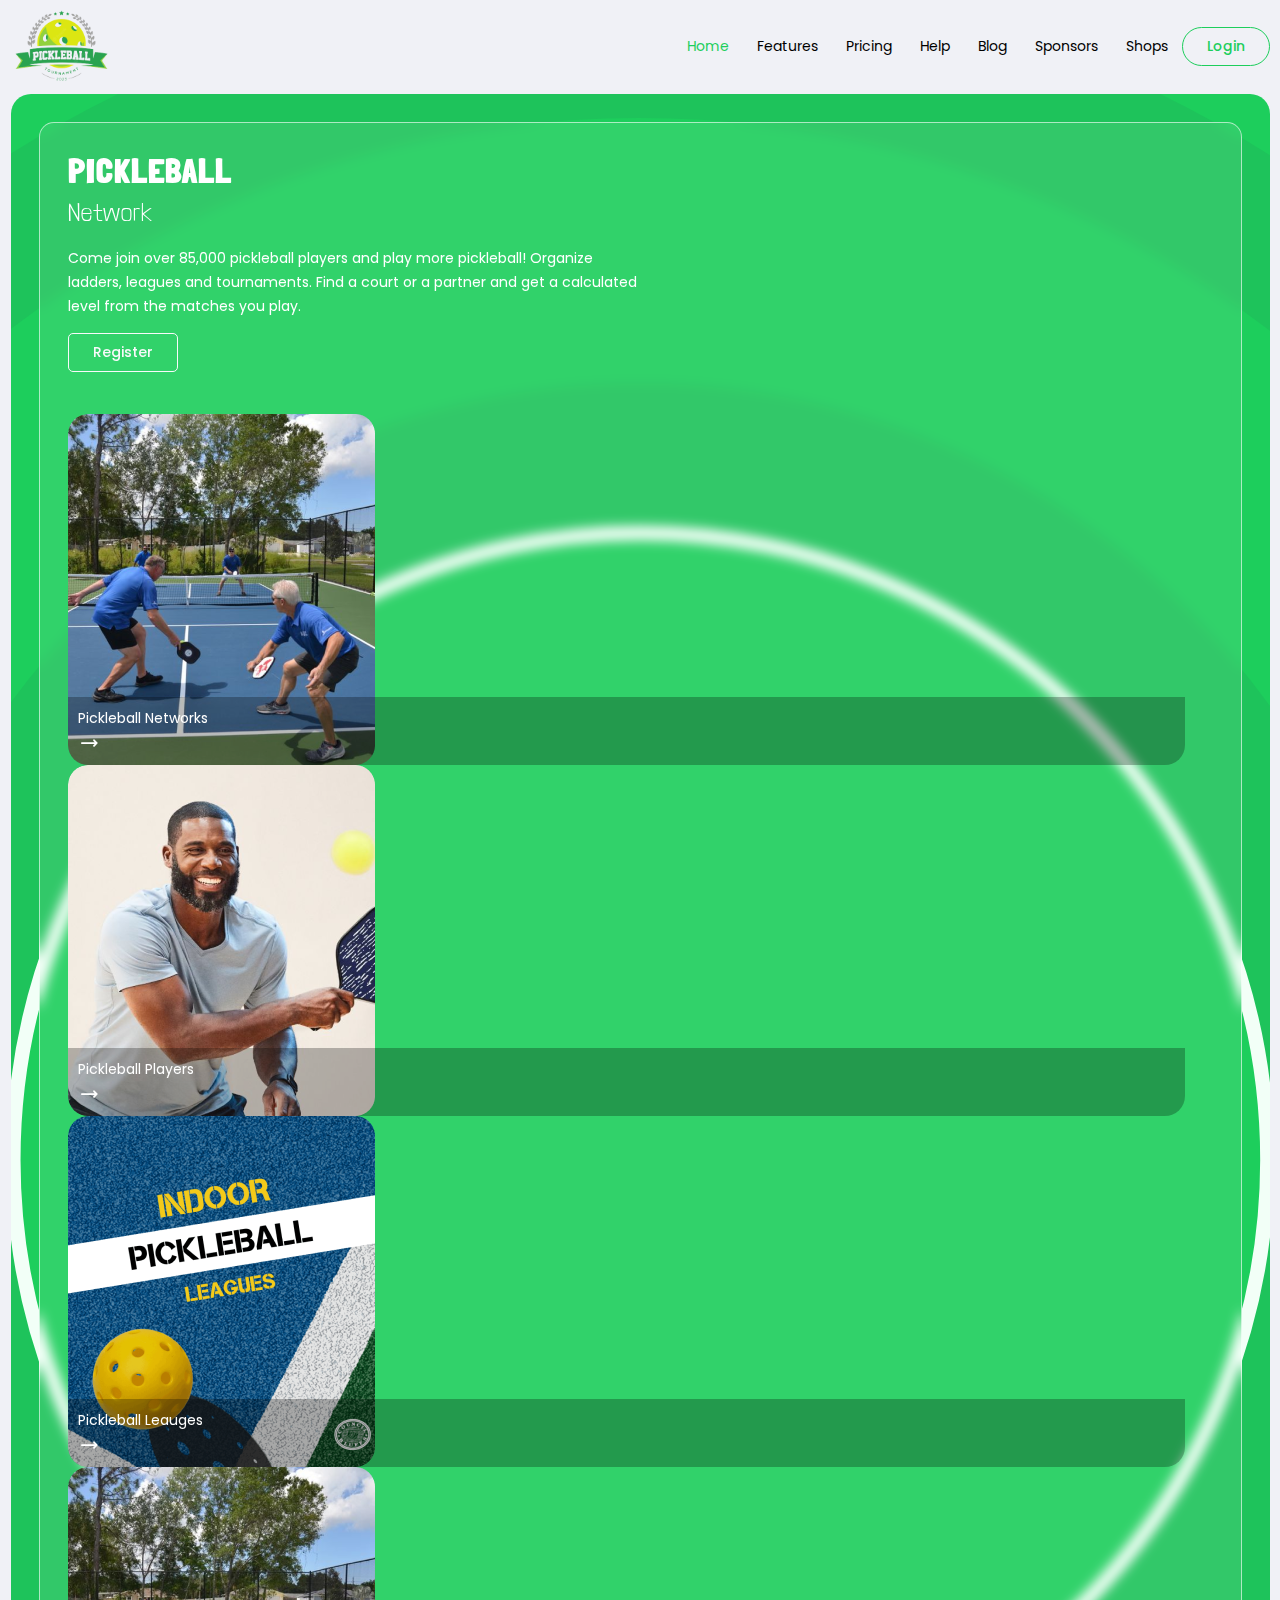
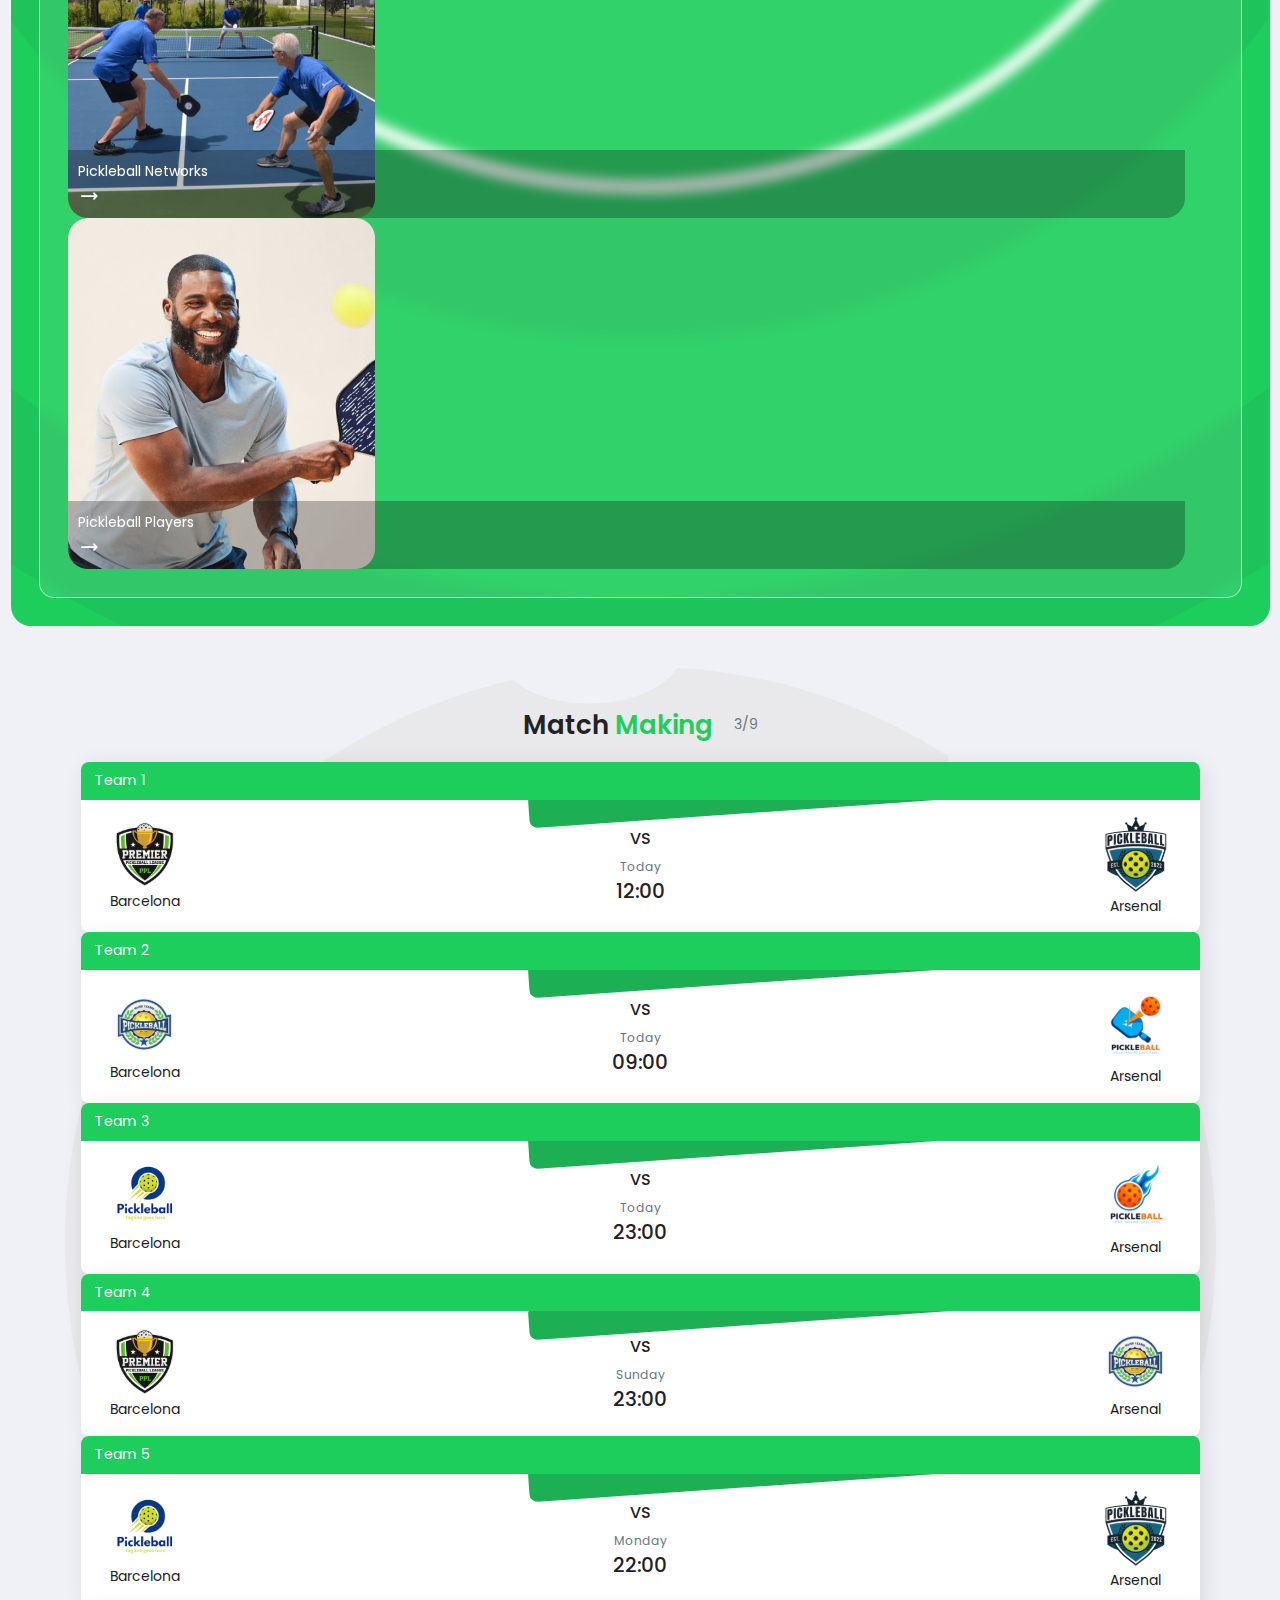
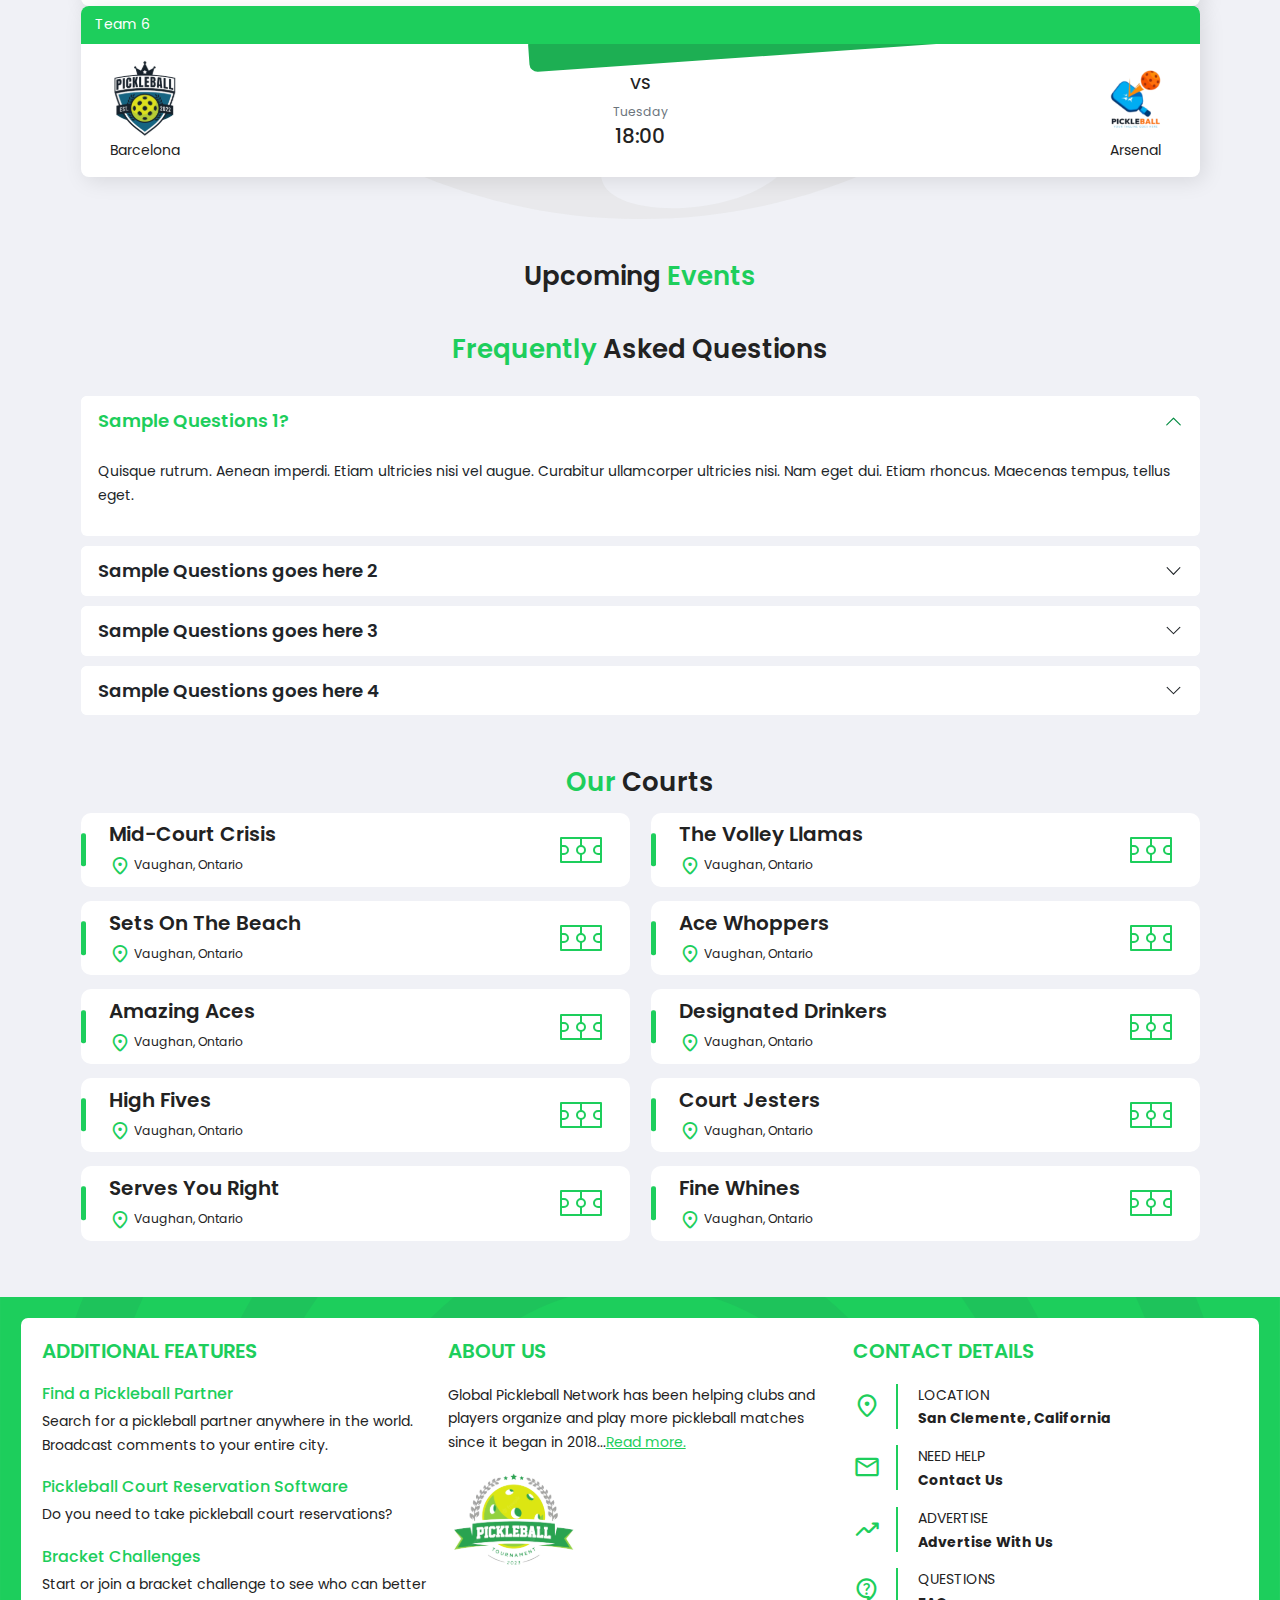
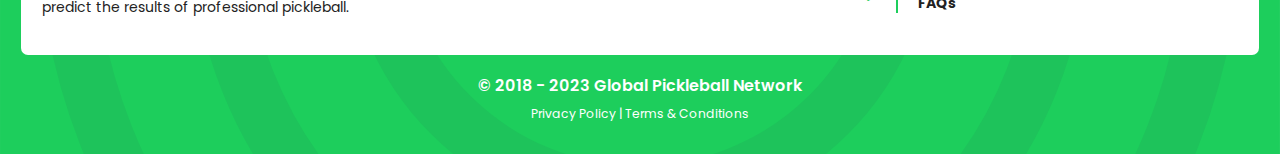
<file: index-v1.html>
<!DOCTYPE html>
<html>
<head>
	<meta charset="utf-8">
    <meta name="viewport" content="width=device-width, initial-scale=1, shrink-to-fit=no">
	<title>Pickleball</title>
	<link rel="shortcut icon" href="./img/favicon.webp" type="image/x-icon">
	<link rel="stylesheet" type="text/css" href="./css/bootstrap.5.2.min.css">
	<link rel="preconnect" href="https://fonts.googleapis.com">
	<link rel="preconnect" href="https://fonts.gstatic.com" crossorigin>
	<link href="https://fonts.googleapis.com/css2?family=Londrina+Solid:wght@100;300;400;900&family=Poppins:wght@100;200;300;400;500;600;700;800;900&display=swap" rel="stylesheet">
	<link rel="stylesheet" href="https://fonts.googleapis.com/css2?family=Material+Symbols+Rounded:opsz,wght,FILL,GRAD@24,300,0,0" />
	<link rel="stylesheet" type="text/css" href="css/slick-theme.css">
	<link rel="stylesheet" type="text/css" href="css/slick.css">

	<link rel="stylesheet" type="text/css" href="css/style.css">
	<link rel="stylesheet" type="text/css" href="css/custom.css">
</head>
<body>


<header>
	<div class="container-fluid">
		<div class="header-section d-flex py-2 align-center justify-between">
			<div class="head-logo mx-auto ms-md-0 me-md-auto order-2 order-md-1">
				<a href="./" class="d-inline-block">
					<img src="./img/pickleball-logo.svg" alt="logo" width="100">
				</a>
			</div>
			<nav class="head-nav order-1 order-md-2">
				<button type="button" class="icon-btn mob-menu d-md-none" id="navMenu">
					<img src="./img/icons/menu.svg" alt="menu">
				</button>
				<div id="navSection" class="nav-section">
					<button type="button" class="icon-btn mob-close d-md-none close-btn" id="navClose">
						<img src="./img/icons/close.svg" alt="menu">
					</button>
					<ul type="none" class="d-flex flex-column flex-md-row align-center">
						<li><a href="./" class="menu-link active">Home</a></li>
						<li><a href="#" class="menu-link">Features</a></li>
						<li><a href="#" class="menu-link">Pricing</a></li>
						<li><a href="#" class="menu-link">Help</a></li>
						<li><a href="#" class="menu-link">Blog</a></li>
						<li><a href="#" class="menu-link">Sponsors</a></li>
						<li><a href="#" class="menu-link">Shops</a></li>
					</ul>
				</div>
			</nav>
			<a href="./login.html" class="btn btn-outline-primary login-btn order-3"> Login </a>
		</div>
	</div>
</header>

<main>

<section class="hero-section">
	<div class="container-fluid">
		<div class="home-banner text-white">
			<div class="inner-banner">
				<div class="banner-content">
					<h1 class="lonsol-900 mb-0">PICKLEBALL</h1>
					<label class="lonsol-100 fs-3">Network</label>
					<p class="my-3 w-100 w-md-50">Come join over 85,000 pickleball players and play more pickleball! Organize ladders, leagues and tournaments. Find a court or a partner and get a calculated level from the matches you play.</p>
					<a href="./" class="btn btn-outline-light action-btn">Register</a>
				</div>

				<div class="slider-section mt-5">
					<section class="single-item slider text-center" id="bannerSlider">
						<div class="slider-image">
							<img src="./img/slider-1.png" alt="">
							<a href="./" class="d-block">Pickleball Networks <br> <span class="material-symbols-rounded"> trending_flat </span></a>
						</div>
						<div class="slider-image">
							<img src="./img/slider-2.png" alt="">
							<a href="./" class="d-block">Pickleball Players <br> <span class="material-symbols-rounded"> trending_flat </span></a>
						</div>
						<div class="slider-image">
							<img src="./img/slider-3.png" alt="">
							<a href="./" class="d-block">Pickleball Leauges <br> <span class="material-symbols-rounded"> trending_flat </span></a>
						</div>
						<div class="slider-image">
							<img src="./img/slider-1.png" alt="">
							<a href="./" class="d-block">Pickleball Networks <br> <span class="material-symbols-rounded"> trending_flat </span></a>
						</div>
						<div class="slider-image">
							<img src="./img/slider-2.png" alt="">
							<a href="./" class="d-block">Pickleball Players <br> <span class="material-symbols-rounded"> trending_flat </span></a>
						</div>
					</section>
			  	</div>
			</div>
		</div>
	</div>
</section>

<section class="machmake-section my-5 py-5">
	<div class="container">
		<div class="team-title d-flex justify-center align-center">
			<h3 class="title">Match <span class="text-primary">Making</span></h3>
			<span class="teams-conter text-muted ms-4">3/9</span>
		</div>

		
		<div class="slider-section mt-4">
			<section class="single-item slider" id="matchMakingSlider">
				<div class="slider-content">
					<div class="card border-0">
						<div class="card-header">Team 1</div>
						<div class="card-body text-center d-flex align-center justify-between">
							<div class="left-team">
								<img src="./img/team-making/team-1-1.svg" alt="teams">
								<p class="card-text">Barcelona</p>
							</div>
							<div class="datetime">
								<h6>VS</h6>
								<small class="text-muted">Today</small>
								<h5 class="mb-0">12:00</h5>
							</div>
							<div class="right-team">
								<img src="./img/team-making/team-1-2.svg" alt="teams">
								<p class="card-text">Arsenal</p>
							</div>
						</div>
					</div>
				</div>
				<div class="slider-content">
					<div class="card border-0">
						<div class="card-header">Team 2</div>
						<div class="card-body text-center d-flex align-center justify-between">
							<div class="left-team">
								<img src="./img/team-making/team-2-1.svg" alt="teams">
								<p class="card-text">Barcelona</p>
							</div>
							<div class="datetime">
								<h6>VS</h6>
								<small class="text-muted">Today</small>
								<h5 class="mb-0">09:00</h5>
							</div>
							<div class="right-team">
								<img src="./img/team-making/team-2-2.svg" alt="teams">
								<p class="card-text">Arsenal</p>
							</div>
						</div>
					</div>
				</div>
				<div class="slider-content">
					<div class="card border-0">
						<div class="card-header">Team 3</div>
						<div class="card-body text-center d-flex align-center justify-between">
							<div class="left-team">
								<img src="./img/team-making/team-3-1.svg" alt="teams">
								<p class="card-text">Barcelona</p>
							</div>
							<div class="datetime">
								<h6>VS</h6>
								<small class="text-muted">Today</small>
								<h5 class="mb-0">23:00</h5>
							</div>
							<div class="right-team">
								<img src="./img/team-making/team-3-2.svg" alt="teams">
								<p class="card-text">Arsenal</p>
							</div>
						</div>
					</div>
				</div>
				<div class="slider-content">
					<div class="card border-0">
						<div class="card-header">Team 4</div>
						<div class="card-body text-center d-flex align-center justify-between">
							<div class="left-team">
								<img src="./img/team-making/team-1-1.svg" alt="teams">
								<p class="card-text">Barcelona</p>
							</div>
							<div class="datetime">
								<h6>VS</h6>
								<small class="text-muted">Sunday</small>
								<h5 class="mb-0">23:00</h5>
							</div>
							<div class="right-team">
								<img src="./img/team-making/team-2-1.svg" alt="teams">
								<p class="card-text">Arsenal</p>
							</div>
						</div>
					</div>
				</div>
				<div class="slider-content">
					<div class="card border-0">
						<div class="card-header">Team 5</div>
						<div class="card-body text-center d-flex align-center justify-between">
							<div class="left-team">
								<img src="./img/team-making/team-3-1.svg" alt="teams">
								<p class="card-text">Barcelona</p>
							</div>
							<div class="datetime">
								<h6>VS</h6>
								<small class="text-muted">Monday</small>
								<h5 class="mb-0">22:00</h5>
							</div>
							<div class="right-team">
								<img src="./img/team-making/team-1-2.svg" alt="teams">
								<p class="card-text">Arsenal</p>
							</div>
						</div>
					</div>
				</div>
				<div class="slider-content">
					<div class="card border-0">
						<div class="card-header">Team 6</div>
						<div class="card-body text-center d-flex align-center justify-between">
							<div class="left-team">
								<img src="./img/team-making/team-1-2.svg" alt="teams">
								<p class="card-text">Barcelona</p>
							</div>
							<div class="datetime">
								<h6>VS</h6>
								<small class="text-muted">Tuesday</small>
								<h5 class="mb-0">18:00</h5>
							</div>
							<div class="right-team">
								<img src="./img/team-making/team-2-2.svg" alt="teams">
								<p class="card-text">Arsenal</p>
							</div>
						</div>
					</div>
				</div>
			</section>
		</div>
	</div>
</section>


<section class="events-section pb-5">
	<div class="container">	
		<h3 class="title text-center">Upcoming <span class="text-primary"> Events</span></h3>
	</div>
</section>

<section class="faq-section pb-5">
	<div class="container">	
		<h3 class="title text-center"><span class="text-primary"> Frequently </span> Asked Questions</h3>

		<div class="accordion pt-4" id="faqAccordion">
			<div class="accordion-item">
				<h2 class="accordion-header">
					<button class="accordion-button" type="button" data-bs-toggle="collapse" data-bs-target="#quiz1">Sample Questions 1?</button>
				</h2>
				<div id="quiz1" class="accordion-collapse collapse show" data-bs-parent="#faqAccordion">
					<div class="accordion-body">
						<p>Quisque rutrum. Aenean imperdi. Etiam ultricies nisi vel augue. Curabitur ullamcorper ultricies nisi. Nam eget dui. Etiam rhoncus. Maecenas tempus, tellus eget.</p> 
					</div>
				</div>
			</div>
			<div class="accordion-item">
				<h2 class="accordion-header">
					<button class="accordion-button collapsed" type="button" data-bs-toggle="collapse" data-bs-target="#quiz2">Sample Questions goes here 2</button>
				</h2>
				<div id="quiz2" class="accordion-collapse collapse" data-bs-parent="#faqAccordion">
					<div class="accordion-body">
						<p>Quisque rutrum. Aenean imperdi. Etiam ultricies nisi vel augue. Curabitur ullamcorper ultricies nisi. Nam eget dui. Etiam rhoncus. Maecenas tempus, tellus eget.</p> 
					</div>
				</div>
			</div>
			<div class="accordion-item">
				<h2 class="accordion-header">
					<button class="accordion-button collapsed" type="button" data-bs-toggle="collapse" data-bs-target="#quiz3">Sample Questions goes here 3</button>
				</h2>
				<div id="quiz3" class="accordion-collapse collapse" data-bs-parent="#faqAccordion">
					<div class="accordion-body">
						<p>Quisque rutrum. Aenean imperdi. Etiam ultricies nisi vel augue. Curabitur ullamcorper ultricies nisi. Nam eget dui. Etiam rhoncus. Maecenas tempus, tellus eget.</p> 
					</div>
				</div>
			</div>
			<div class="accordion-item">
				<h2 class="accordion-header">
					<button class="accordion-button collapsed" type="button" data-bs-toggle="collapse" data-bs-target="#quiz4">Sample Questions goes here 4</button>
				</h2>
				<div id="quiz4" class="accordion-collapse collapse" data-bs-parent="#faqAccordion">
					<div class="accordion-body">
						<p>Quisque rutrum. Aenean imperdi. Etiam ultricies nisi vel augue. Curabitur ullamcorper ultricies nisi. Nam eget dui. Etiam rhoncus. Maecenas tempus, tellus eget.</p> 
					</div>
				</div>
			</div>
		</div>

	</div>
</section>

<section class="court-section pb-5">
	<div class="container">	
		<h3 class="title text-center"><span class="text-primary"> Our </span> Courts</h3>
	</div>
	
	<div class="container team-list pt-3">
		<ul class="row">
			<div class="col-lg-6">
				<li class="d-flex align-center">
					<div class="team-details me-auto flex-grow-1">
						<h5 class="fw-600">Mid-Court Crisis</h5>
						<small><span class="material-symbols-rounded text-primary">location_on</span> Vaughan, Ontario</small>
					</div>
					<img src="./img/icons/ticket.svg" alt="team">
				</li>
			</div>
			<div class="col-lg-6">
				<li class="d-flex align-center">
					<div class="team-details me-auto flex-grow-1">
						<h5 class="fw-600">The Volley Llamas</h5>
						<small><span class="material-symbols-rounded text-primary">location_on</span> Vaughan, Ontario</small>
					</div>
					<img src="./img/icons/ticket.svg" alt="team">
				</li>
			</div>
			<div class="col-lg-6">
				<li class="d-flex align-center">
					<div class="team-details me-auto flex-grow-1">
						<h5 class="fw-600">Sets On The Beach</h5>
						<small><span class="material-symbols-rounded text-primary">location_on</span> Vaughan, Ontario</small>
					</div>
					<img src="./img/icons/ticket.svg" alt="team">
				</li>
			</div>
			<div class="col-lg-6">
				<li class="d-flex align-center">
					<div class="team-details me-auto flex-grow-1">
						<h5 class="fw-600">Ace Whoppers</h5>
						<small><span class="material-symbols-rounded text-primary">location_on</span> Vaughan, Ontario</small>
					</div>
					<img src="./img/icons/ticket.svg" alt="team">
				</li>
			</div>
			<div class="col-lg-6">
				<li class="d-flex align-center">
					<div class="team-details me-auto flex-grow-1">
						<h5 class="fw-600">Amazing Aces</h5>
						<small><span class="material-symbols-rounded text-primary">location_on</span> Vaughan, Ontario</small>
					</div>
					<img src="./img/icons/ticket.svg" alt="team">
				</li>
			</div>
			<div class="col-lg-6">
				<li class="d-flex align-center">
					<div class="team-details me-auto flex-grow-1">
						<h5 class="fw-600">Designated Drinkers</h5>
						<small><span class="material-symbols-rounded text-primary">location_on</span> Vaughan, Ontario</small>
					</div>
					<img src="./img/icons/ticket.svg" alt="team">
				</li>
			</div>
			<div class="col-lg-6">
				<li class="d-flex align-center">
					<div class="team-details me-auto flex-grow-1">
						<h5 class="fw-600">High Fives</h5>
						<small><span class="material-symbols-rounded text-primary">location_on</span> Vaughan, Ontario</small>
					</div>
					<img src="./img/icons/ticket.svg" alt="team">
				</li>
			</div>
			<div class="col-lg-6">
				<li class="d-flex align-center">
					<div class="team-details me-auto flex-grow-1">
						<h5 class="fw-600">Court Jesters</h5>
						<small><span class="material-symbols-rounded text-primary">location_on</span> Vaughan, Ontario</small>
					</div>
					<img src="./img/icons/ticket.svg" alt="team">
				</li>
			</div>
			<div class="col-lg-6">
				<li class="d-flex align-center">
					<div class="team-details me-auto flex-grow-1">
						<h5 class="fw-600">Serves You Right</h5>
						<small><span class="material-symbols-rounded text-primary">location_on</span> Vaughan, Ontario</small>
					</div>
					<img src="./img/icons/ticket.svg" alt="team">
				</li>
			</div>
			<div class="col-lg-6">
				<li class="d-flex align-center">
					<div class="team-details me-auto flex-grow-1">
						<h5 class="fw-600">Fine Whines</h5>
						<small><span class="material-symbols-rounded text-primary">location_on</span> Vaughan, Ontario</small>
					</div>
					<img src="./img/icons/ticket.svg" alt="team">
				</li>
			</div>
		</ul>
	</div>

</section>



</main>

<footer>
	<div class="footer-content p-4 bg-white rounded-3 m-2">
		<div class="row">
			<div class="col-md-4">
				<h5 class="foot-titile">Additional Features</h5>
				<h6 class="foot-subtitile">Find a Pickleball Partner</h6>
				<p>Search for a pickleball partner anywhere in the world. Broadcast comments to your entire city.</p>
				<h6 class="foot-subtitile">Pickleball Court Reservation Software</h6>
				<p>Do you need to take pickleball court reservations?</p>
				<h6 class="foot-subtitile">Bracket Challenges</h6>
				<p>Start or join a bracket challenge to see who can better predict the results of professional pickleball.</p>
			</div>
			<div class="col-md-4">
				<h5 class="foot-titile">About Us</h5>
				<p>Global Pickleball Network has been helping clubs and players organize and play more pickleball matches since it began in 2018...<a href="./" class="text-primary"> Read more.</a> </p>
				<a href="./"><img src="./img/pickleball-logo.svg" width="130" alt="logo" /></a>
			</div>
			<div class="col-md-4">
				<h5 class="foot-titile">CONTACT Details</h5>
				<ul class="web-address">
					<li>
						<span class="material-symbols-rounded"> location_on </span>
						<div class="foot-details">
							<p>LOCATION</p>
							<strong>San Clemente, California</strong>
						</div>
					</li>
					<li>
						<span class="material-symbols-rounded"> mail </span>
						<div class="foot-details">
							<p>NEED HELP</p>
							<strong>Contact Us</strong>
						</div>
					</li>
					<li>
						<span class="material-symbols-rounded"> trending_up </span>
						<div class="foot-details">
							<p>ADVERTISE</p>
							<strong>Advertise With Us</strong>
						</div>
					</li>
					<li>
						<span class="material-symbols-rounded"> contact_support </span>
						<div class="foot-details">
							<p>QUESTIONS</p>
							<strong>FAQs</strong>
						</div>
					</li>
				</ul>
			</div>
		</div>
	</div>
	<div class="copyright-area text-center p-3 text-white">
		<h6 class="fw-600">© 2018 - 2023 Global Pickleball Network</h6>
		<small>Privacy Policy | Terms & Conditions</small>
	</div>
</footer>

<script src="./js/jquery-2.2.0.min.js"></script>
<script src="./js/bootstrap.bundle.min.js"></script>
<script src="./js/slick.min.js"></script>
<script src="./js/custom.js"></script>


</body>
</html>
</file>
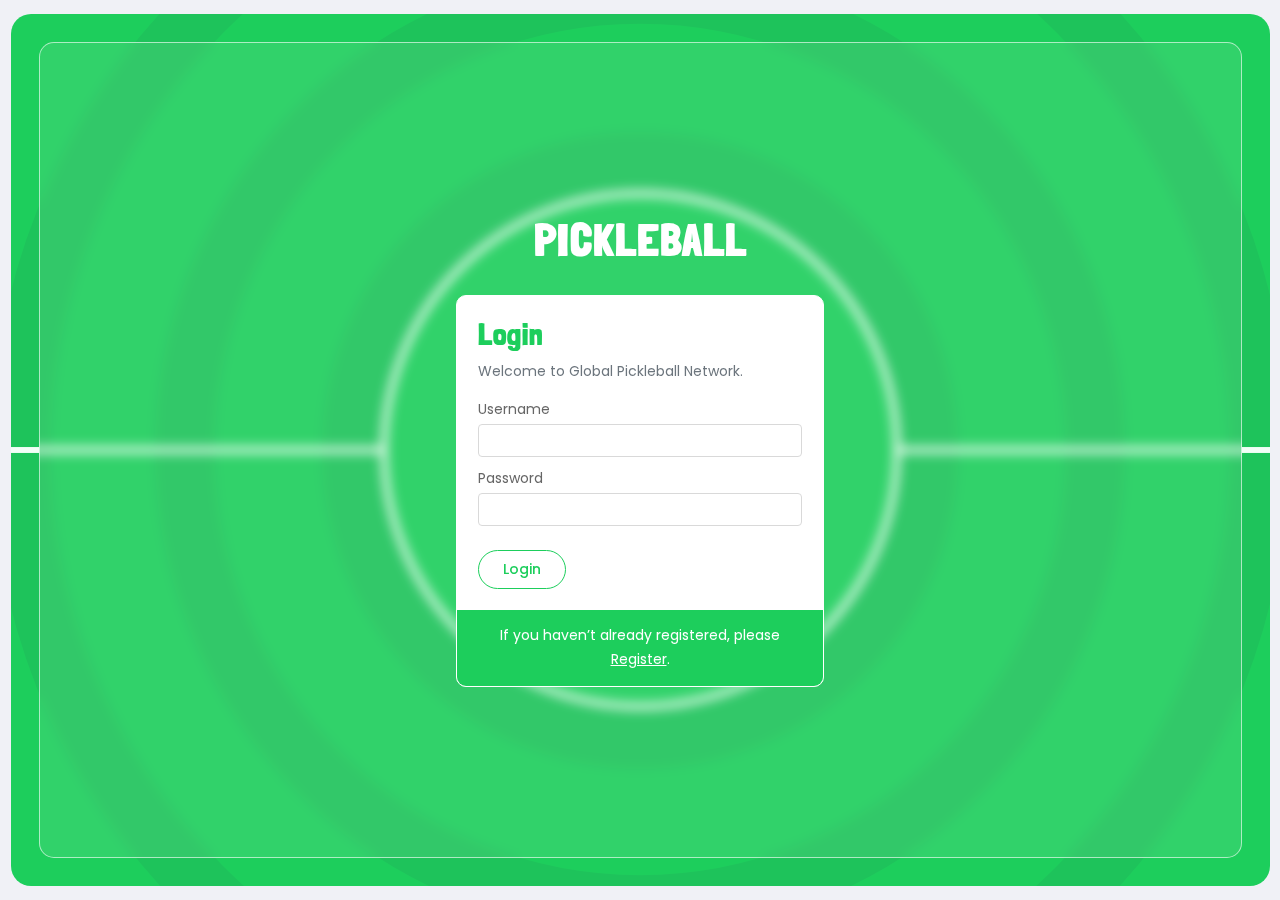
<file: login.html>
<!DOCTYPE html>
<html>
<head>
	<meta charset="utf-8">
    <meta name="viewport" content="width=device-width, initial-scale=1, shrink-to-fit=no">
	<title>Pickleball</title>
	<link rel="shortcut icon" href="./img/favicon.webp" type="image/x-icon">
	<link rel="stylesheet" type="text/css" href="./css/bootstrap.5.2.min.css">
    <!-- google fonts and icon -->
	<link rel="preconnect" href="https://fonts.googleapis.com">
	<link rel="preconnect" href="https://fonts.gstatic.com" crossorigin>
	<link href="https://fonts.googleapis.com/css2?family=Londrina+Solid:wght@100;300;400;900&family=Poppins:wght@100;200;300;400;500;600;700;800;900&display=swap" rel="stylesheet">
	<link rel="stylesheet" href="https://fonts.googleapis.com/css2?family=Material+Symbols+Rounded:opsz,wght,FILL,GRAD@24,300,0,0" />
    <!-- end google fonts and icon -->
	<link rel="stylesheet" type="text/css" href="./css/style.css">
	<link rel="stylesheet" type="text/css" href="./css/custom.css">
</head>
<body>

<main>
    <section class="login-section">
        <div class="container-fluid">
            <div class="home-banner text-white my-3" style="height: calc(100vh - 2rem);">
                <div class="inner-banner">
                    <h1 class="lonsol-900 text-center"><a href="./" class="text-white text-decoration-none">PICKLEBALL</a></h1>
                    <div class="row justify-center mt-4">
                        <div class="banner-content col-lg-4 col-md-6 col-sm-7">
                            <div class="login-form">
                                <form class="p-3 p-lg-4">
                                    <h2 class="lonsol-900 text-primary">Login</h2>
                                    <p class="text-secondary">Welcome to Global Pickleball Network.</p>
                                    <div class="form-group">
                                        <label for="username">Username</label>
                                        <input type="text" id="username" name="username" class="form-control" required>
                                    </div>
                                    <div class="form-group">
                                        <label for="password">Password</label>
                                        <input type="password" id="password" name="password" class="form-control" required>
                                    </div>
                                    <input type="submit" class="btn btn-outline-primary mt-3" value="Login">
                                </form>
                                <p class="text-center p-2 p-lg-3 bg-primary mb-0">If you haven’t already registered, please <a href="./register.html" class="text-white">Register</a>.</p>
                            </div>
                        </div>
                    </div>
                </div>
            </div>
        </div>
    </div>
</main>


</body>
</html>
</file>
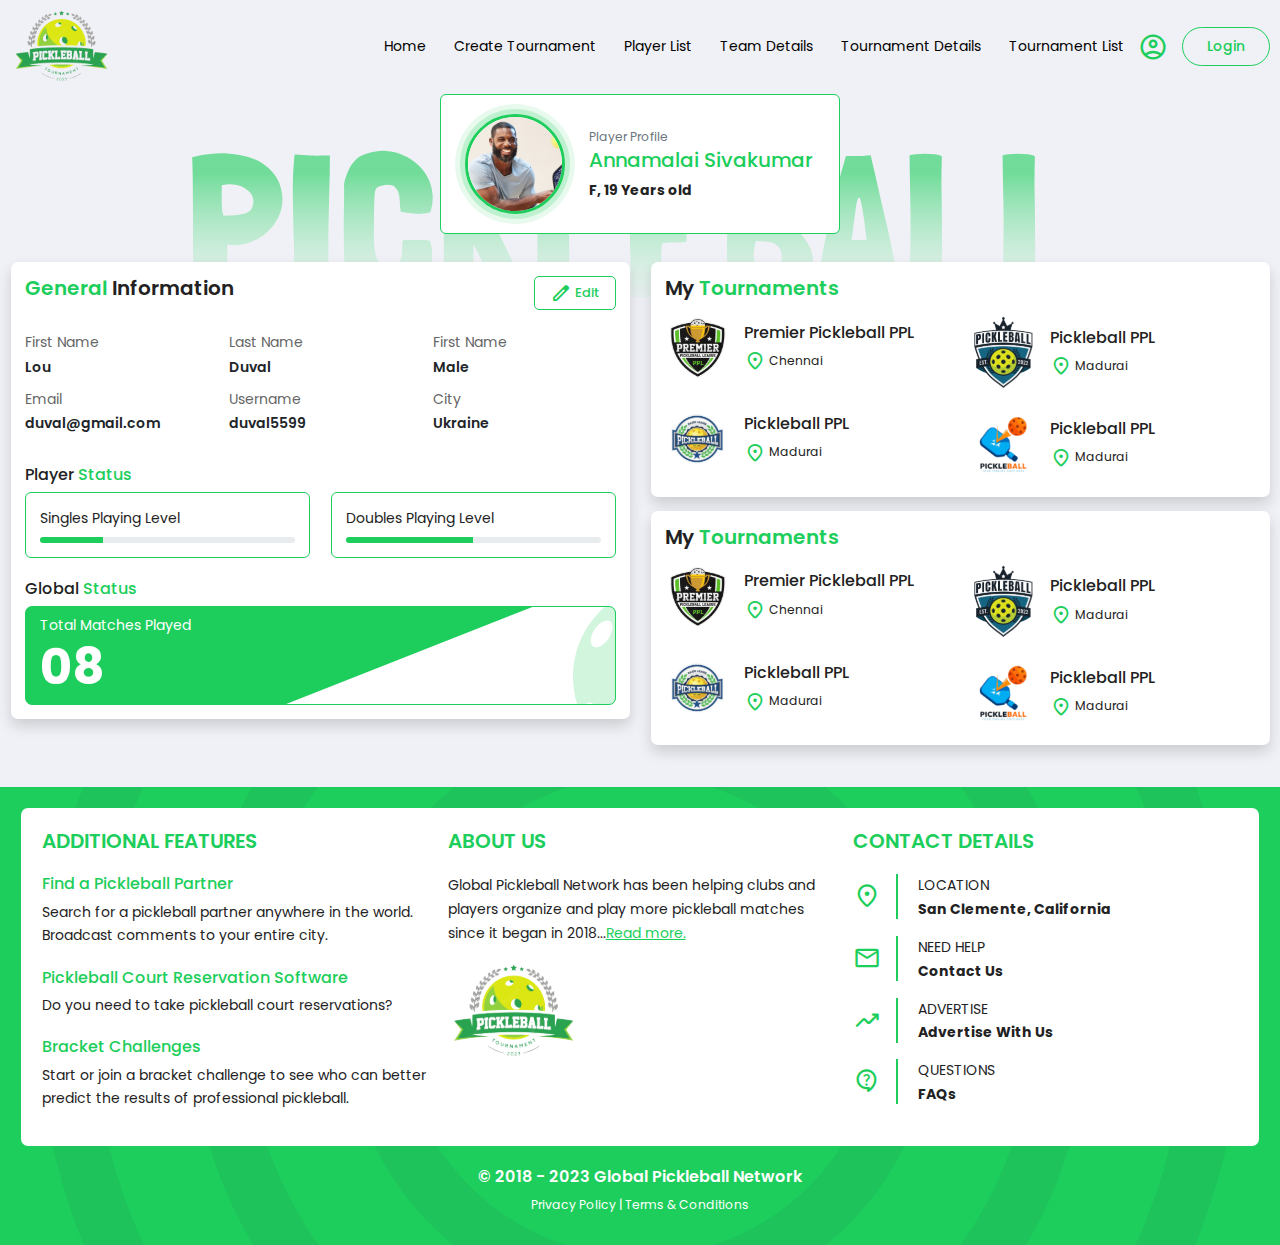
<file: profile.html>
<!DOCTYPE html>
<html>
<head>
	<meta charset="utf-8">
    <meta name="viewport" content="width=device-width, initial-scale=1, shrink-to-fit=no">
	<title>Pickleball</title>
	<link rel="shortcut icon" href="./img/favicon.webp" type="image/x-icon">
	<link rel="stylesheet" type="text/css" href="./css/bootstrap.5.2.min.css">
	<link rel="preconnect" href="https://fonts.googleapis.com">
	<link rel="preconnect" href="https://fonts.gstatic.com" crossorigin>
	<link href="https://fonts.googleapis.com/css2?family=Londrina+Solid:wght@100;300;400;900&family=Poppins:wght@100;200;300;400;500;600;700;800;900&display=swap" rel="stylesheet">
	<link rel="stylesheet" href="https://fonts.googleapis.com/css2?family=Material+Symbols+Rounded:opsz,wght,FILL,GRAD@24,300,0,0" />
	<link rel="stylesheet" type="text/css" href="css/style.css">
	<link rel="stylesheet" type="text/css" href="css/custom.css">
</head>
<body>


<header>
	<div class="container-fluid">
		<div class="header-section d-flex py-2 align-center justify-between">
			
			<button type="button" class="icon-btn mob-menu d-lg-none" id="navMenu">
				<img src="./img/icons/menu.svg" alt="menu">
			</button>
			<div class="head-logo mx-auto ms-lg-0 me-lg-auto">
				<a href="./" class="d-inline-block">
					<img src="./img/pickleball-logo.svg" alt="logo" width="100">
				</a>
			</div>
			<nav class="head-nav">
				<div id="navSection" class="nav-section">
					<button type="button" class="icon-btn mob-close d-lg-none close-btn" id="navClose">
						<img src="./img/icons/close.svg" alt="menu">
					</button>
					<ul type="none" class="d-flex flex-column flex-lg-row align-center">
						<li><a href="./" class="menu-link">Home</a></li>
						<li><a href="./create-tournament.html" class="menu-link">Create Tournament</a></li>
						<li><a href="./playerlist.html" class="menu-link">Player List</a></li>
						<li><a href="./team-details.html" class="menu-link">Team Details</a></li>
						<li><a href="./tournament-details.html" class="menu-link">Tournament Details</a></li>
						<li><a href="./tournament-list.html" class="menu-link">Tournament List</a></li>
					</ul>
				</div>
			</nav>
			<a href="./profile.html" class="menu-link me-3 text-primary profile-icon"><span class="material-symbols-rounded"> account_circle </span></a>
			<a href="./login.html" class="btn btn-outline-primary login-btn order-3"> Login </a>
		</div>
	</div>
</header>


<main>

<section class="profile-section editMode">
	
	<section class="profile-card">
		<div class="container-fluid">
			<div class="primary-card d-flex align-center gap-3">
				<div class="player-img">
					<div class="uploadImg text-center">
						<input class="form-control" type="file" id="profilePic">
						<span class="material-symbols-rounded"> image </span><br>
						Click to Upload Image
					</div>
					<img src="./img/players.svg" width="100" class="profile-img" alt="profile image">
				</div>
				<div class="player-details flex-grow-1">
					<small class="text-muted">Player Profile</small>
					<h5 class="text-primary">Annamalai Sivakumar</h5>
					<strong>F, 19 Years old</strong>
				</div>
			</div>

		</div>
	</section>

	<section class="profile-details pb-5">
		<div class="container-fluid">
			<div class="row">
				<div class="col-lg-6">
					<div class="gen-info card shadow border-0 rounded-3">
						<div class="card-body">
							<div class="d-flex info-title gap-2">
								<h5 class="title me-auto"><span class="text-primary">General</span> Information </h5>
								<button type="submit" id="editBtn" class="btn action-btn btn-outline-primary btn-sm"><span class="material-symbols-rounded"> edit </span> Edit</button>
								<button type="submit" id="discardBtn" class="btn action-btn btn-outline-danger btn-sm"><span class="material-symbols-rounded"> delete_forever </span> Discard</button>
								<button type="submit" id="saveBtn" class="btn action-btn btn-primary btn-sm"><span class="material-symbols-rounded"> save </span> Save</button>
							</div>
							<form class="form-row row py-4">
								<div class="form-group col-md-6 col-lg-4">
									<label for="firstName">First Name</label>
									<input type="text" id="firstName" name="firstname" class="form-control" value="Lou" />
								</div>
								<div class="form-group col-md-6 col-lg-4">
									<label for="lastName">Last Name</label>
									<input type="text" id="firstName" name="firstname" class="form-control" value="Duval" />
								</div>
								<div class="form-group col-md-6 col-lg-4">
									<label for="gender">First Name</label>
									<select name="gender" id="gender" class="form-select form-control">
										<option value="male" selected>Male</option>
										<option value="female">Female</option>
									</select>
								</div>
								<div class="form-group col-md-6 col-lg-4">
									<label for="email">Email</label>
									<input type="email" id="email" name="email" class="form-control" value="duval@gmail.com" />
								</div>
								<div class="form-group col-md-6 col-lg-4">
									<label for="username">Username</label>
									<input type="text" id="username" name="username" class="form-control" value="duval5599" />
								</div>
								<div class="form-group col-md-6 col-lg-4">
									<label for="city">City</label>
									<input type="text" id="city" name="city" class="form-control" value="Ukraine" />
								</div>
							</form>
							<div class="player-status">
								<h6>Player <span class="text-primary">Status</span></h6>
								<div class="row">
									<div class="col-md-6">
										<div class="primary-card p-2 p-md-3">
											<p class="mb-2">Singles Playing Level</p>
											<div class="progress" style="height: 6px;">
												<div class="progress-bar" role="progressbar" style="width: 25%;" aria-valuenow="25" aria-valuemin="0" aria-valuemax="100"></div>
											</div>
										</div>
									</div>
									<div class="col-md-6 mt-3 mt-md-0">
										<div class="primary-card p-2 p-md-3">
											<p class="mb-2">Doubles Playing Level</p>
											<div class="progress" style="height: 6px;">
												<div class="progress-bar" role="progressbar" style="width: 50%;" aria-valuenow="50" aria-valuemin="0" aria-valuemax="100"></div>
											</div>
										</div>
									</div>
								</div>
							</div>
							<div class="global-status pt-4">
								<h6>Global <span class="text-primary">Status</span></h6>
								<div class="win-ad rounded-3 py-2 px-3 border border-primary text-white">
									<div class="text">Total Matches Played</div>
									<h2 class="fw-700 mb-0" style="font-size: 50px;">08</h2>
								</div>
							</div>
						</div>
					</div>
				</div>
				<div class="col-lg-6">
					<div class="card border-0 shadow rounded-3">
						<div class="card-body">
							<h5 class="title">My <span class="text-primary"> Tournaments</span></h5>
							<div class="row">
								<div class="col-md-6 mt-3">
									<div class="tour-list d-flex align-center gap-3">
										<div class="team-img">
											<img src="./img/team-making/team-1-1.svg" alt="image"  width="65" />
										</div>
										<div class="team-details">
											<h6>Premier Pickleball PPL</h6>
											<small><span class="material-symbols-rounded text-primary"> location_on </span> Chennai</small>
										</div>
									</div>
								</div>
								<div class="col-md-6 mt-3">
									<div class="tour-list d-flex align-center gap-3">
										<div class="team-img">
											<img src="./img/team-making/team-1-2.svg" alt="image"  width="65" />
										</div>
										<div class="team-details">
											<h6>Pickleball PPL</h6>
											<small><span class="material-symbols-rounded text-primary"> location_on </span> Madurai</small>
										</div>
									</div>
								</div>
								<div class="col-md-6 mt-3">
									<div class="tour-list d-flex align-center gap-3">
										<div class="team-img">
											<img src="./img/team-making/team-2-1.svg" alt="image"  width="65" />
										</div>
										<div class="team-details">
											<h6>Pickleball PPL</h6>
											<small><span class="material-symbols-rounded text-primary"> location_on </span> Madurai</small>
										</div>
									</div>
								</div>
								<div class="col-md-6 mt-3">
									<div class="tour-list d-flex align-center gap-3">
										<div class="team-img">
											<img src="./img/team-making/team-2-2.svg" alt="image"  width="65" />
										</div>
										<div class="team-details">
											<h6>Pickleball PPL</h6>
											<small><span class="material-symbols-rounded text-primary"> location_on </span> Madurai</small>
										</div>
									</div>
								</div>
							</div>
						</div>
					</div>
					<div class="card border-0 shadow rounded-3 mt-3">
						<div class="card-body">
							<h5 class="title">My <span class="text-primary"> Tournaments</span></h5>
							<div class="row">
								<div class="col-md-6 mt-3">
									<div class="tour-list d-flex align-center gap-3">
										<div class="team-img">
											<img src="./img/team-making/team-1-1.svg" alt="image"  width="65" />
										</div>
										<div class="team-details">
											<h6>Premier Pickleball PPL</h6>
											<small><span class="material-symbols-rounded text-primary"> location_on </span> Chennai</small>
										</div>
									</div>
								</div>
								<div class="col-md-6 mt-3">
									<div class="tour-list d-flex align-center gap-3">
										<div class="team-img">
											<img src="./img/team-making/team-1-2.svg" alt="image"  width="65" />
										</div>
										<div class="team-details">
											<h6>Pickleball PPL</h6>
											<small><span class="material-symbols-rounded text-primary"> location_on </span> Madurai</small>
										</div>
									</div>
								</div>
								<div class="col-md-6 mt-3">
									<div class="tour-list d-flex align-center gap-3">
										<div class="team-img">
											<img src="./img/team-making/team-2-1.svg" alt="image"  width="65" />
										</div>
										<div class="team-details">
											<h6>Pickleball PPL</h6>
											<small><span class="material-symbols-rounded text-primary"> location_on </span> Madurai</small>
										</div>
									</div>
								</div>
								<div class="col-md-6 mt-3">
									<div class="tour-list d-flex align-center gap-3">
										<div class="team-img">
											<img src="./img/team-making/team-2-2.svg" alt="image"  width="65" />
										</div>
										<div class="team-details">
											<h6>Pickleball PPL</h6>
											<small><span class="material-symbols-rounded text-primary"> location_on </span> Madurai</small>
										</div>
									</div>
								</div>
							</div>
						</div>
					</div>
				</div>
			</div>
		</div>
	</section>
</section>

</main>

<footer>
	<div class="footer-content p-4 bg-white rounded-3 m-2">
		<div class="row">
			<div class="col-md-4">
				<h5 class="foot-titile">Additional Features</h5>
				<h6 class="foot-subtitile">Find a Pickleball Partner</h6>
				<p>Search for a pickleball partner anywhere in the world. Broadcast comments to your entire city.</p>
				<h6 class="foot-subtitile">Pickleball Court Reservation Software</h6>
				<p>Do you need to take pickleball court reservations?</p>
				<h6 class="foot-subtitile">Bracket Challenges</h6>
				<p>Start or join a bracket challenge to see who can better predict the results of professional pickleball.</p>
			</div>
			<div class="col-md-4">
				<h5 class="foot-titile">About Us</h5>
				<p>Global Pickleball Network has been helping clubs and players organize and play more pickleball matches since it began in 2018...<a href="./" class="text-primary"> Read more.</a> </p>
				<a href="./"><img src="./img/pickleball-logo.svg" width="130" alt="logo" /></a>
			</div>
			<div class="col-md-4">
				<h5 class="foot-titile">CONTACT Details</h5>
				<ul class="web-address">
					<li>
						<span class="material-symbols-rounded"> location_on </span>
						<div class="foot-details">
							<p>LOCATION</p>
							<strong>San Clemente, California</strong>
						</div>
					</li>
					<li>
						<span class="material-symbols-rounded"> mail </span>
						<div class="foot-details">
							<p>NEED HELP</p>
							<strong>Contact Us</strong>
						</div>
					</li>
					<li>
						<span class="material-symbols-rounded"> trending_up </span>
						<div class="foot-details">
							<p>ADVERTISE</p>
							<strong>Advertise With Us</strong>
						</div>
					</li>
					<li>
						<span class="material-symbols-rounded"> contact_support </span>
						<div class="foot-details">
							<p>QUESTIONS</p>
							<strong>FAQs</strong>
						</div>
					</li>
				</ul>
			</div>
		</div>
	</div>
	<div class="copyright-area text-center p-3 text-white">
		<h6 class="fw-600">© 2018 - 2023 Global Pickleball Network</h6>
		<small>Privacy Policy | Terms & Conditions</small>
	</div>
</footer>

<script src="./js/jquery-2.2.0.min.js"></script>
<script src="./js/bootstrap.bundle.min.js"></script>
<script type="text/javascript">
	
	// edit more
	$('#editBtn').click(function(){
	  $('.profile-section').removeClass('editMode');
	})
	
	$('#discardBtn, #saveBtn').click(function(){
	  $('.profile-section').addClass('editMode');
	});
</script>


</body>
</html>
</file>
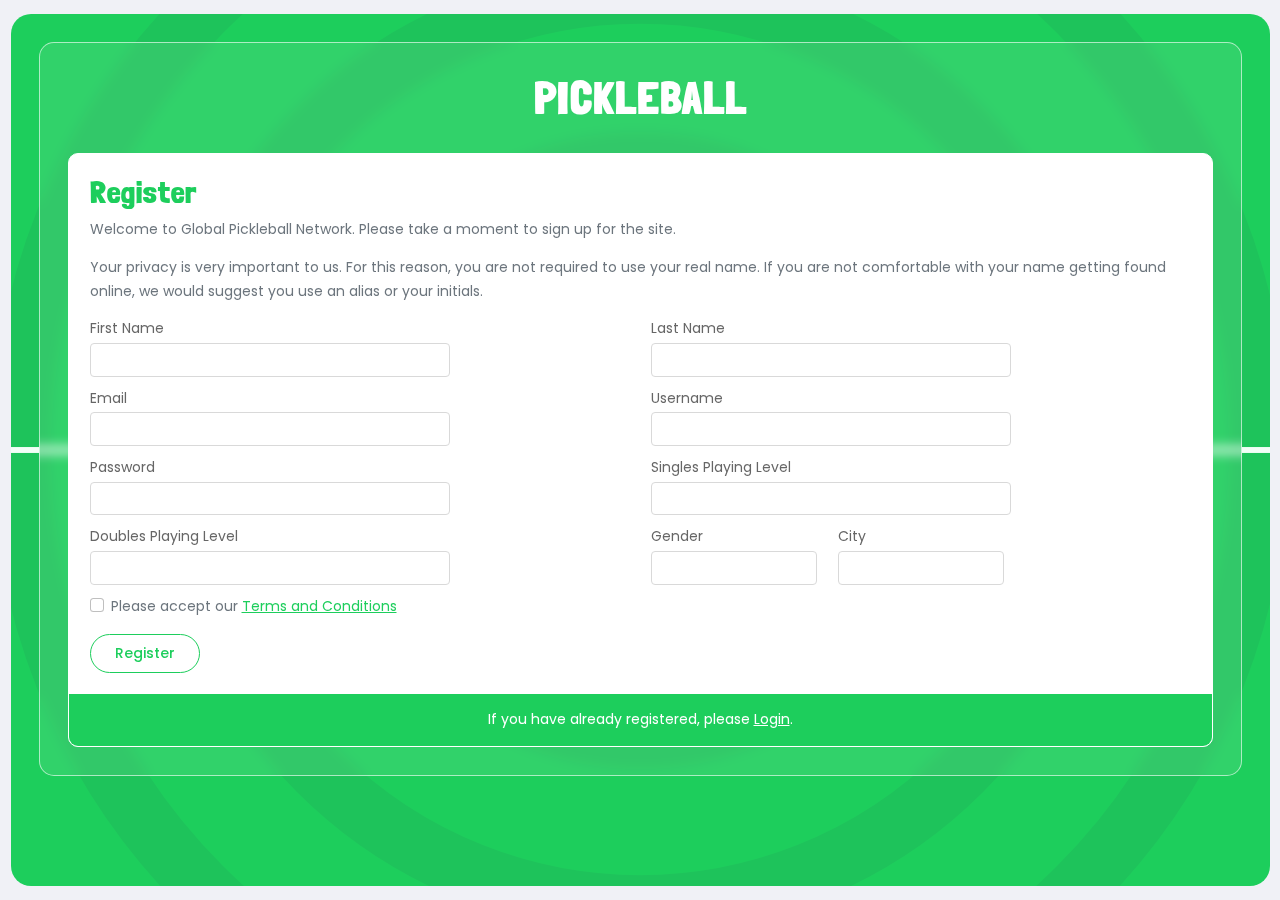
<file: register.html>
<!DOCTYPE html>
<html>
<head>
	<meta charset="utf-8">
    <meta name="viewport" content="width=device-width, initial-scale=1, shrink-to-fit=no">
	<title>Pickleball</title>
	<link rel="shortcut icon" href="./img/favicon.webp" type="image/x-icon">
	<link rel="stylesheet" type="text/css" href="./css/bootstrap.5.2.min.css">
    <!-- google fonts and icon -->
	<link rel="preconnect" href="https://fonts.googleapis.com">
	<link rel="preconnect" href="https://fonts.gstatic.com" crossorigin>
	<link href="https://fonts.googleapis.com/css2?family=Londrina+Solid:wght@100;300;400;900&family=Poppins:wght@100;200;300;400;500;600;700;800;900&display=swap" rel="stylesheet">
	<link rel="stylesheet" href="https://fonts.googleapis.com/css2?family=Material+Symbols+Rounded:opsz,wght,FILL,GRAD@24,300,0,0" />
    <!-- end google fonts and icon -->
	<link rel="stylesheet" type="text/css" href="./css/style.css">
	<link rel="stylesheet" type="text/css" href="./css/custom.css">
</head>
<body>

<main>
    <section class="register-section">
        <div class="container-fluid">
            <div class="home-banner text-white my-3" style="min-height: calc(100vh - 2rem);">
                <div class="inner-banner">
                    <h1 class="lonsol-900 text-center"><a href="./" class="text-white text-decoration-none">PICKLEBALL</a></h1>
                    <div class="login-form mt-4">
                        <form class="p-4 banner-content">
                            <h2 class="lonsol-900 text-primary">Register</h2>
                            <p class="text-secondary">Welcome to Global Pickleball Network. Please take a moment to sign up for the site.</p>
                            <p class="text-secondary">Your privacy is very important to us. For this reason, you are not required to use your real name. If you are not comfortable with your name getting found online, we would suggest you use an alias or your initials.</p>
                            <div class="row">
                                <div class="col-md-6">
                                    <div class="form-group col-lg-8">
                                        <label for="firstname">First Name</label>
                                        <input type="text" id="firstname" name="firstname" class="form-control" required>
                                    </div>
                                </div>
                                <div class="col-md-6">
                                    <div class="form-group col-lg-8">
                                        <label for="lastname">Last Name</label>
                                        <input type="text" id="lastname" name="lastname" class="form-control" required>
                                    </div>
                                </div>
                                <div class="col-md-6">
                                    <div class="form-group col-lg-8">
                                        <label for="email">Email</label>
                                        <input type="email" id="email" name="email" class="form-control" required>
                                    </div>
                                </div>
                                <div class="col-md-6">
                                    <div class="form-group col-lg-8">
                                        <label for="username">Username</label>
                                        <input type="text" id="username" name="username" class="form-control" required>
                                    </div>
                                </div>
                                <div class="col-md-6">
                                    <div class="form-group col-lg-8">
                                        <label for="password">Password</label>
                                        <input type="text" id="password" name="password" class="form-control" required>
                                    </div>
                                </div>
                                <div class="col-md-6">
                                    <div class="form-group col-lg-8">
                                        <label for="spl">Singles Playing Level</label>
                                        <input type="text" id="spl" name="spl" class="form-control" required>
                                    </div>
                                </div>
                                <div class="col-md-6">
                                    <div class="form-group col-lg-8">
                                        <label for="dpl">Doubles Playing Level</label>
                                        <input type="text" id="dpl" name="dpl" class="form-control" required>
                                    </div>
                                </div>
                                <div class="col-md-6 row p-0 m-0">
                                    <div class="form-group col-sm-6 col-lg-4">
                                        <label for="gender">Gender</label>
                                        <input type="text" id="gender" name="gender" class="form-control" required>
                                    </div>
                                    <div class="form-group col-sm-6 col-lg-4">
                                        <label for="city">City</label>
                                        <input type="text" id="city" name="city" class="form-control" required>
                                    </div>
                                </div>
                            </div>
                            <div class="form-check">
                                <input type="checkbox" class="form-check-input" id="termsandcondition" required>
                                <label class="form-check-label text-secondary" for="termsandcondition">Please accept our  <a href="" class="text-primary">Terms and Conditions</a></label>
                            </div>
                            <input type="submit" class="btn btn-outline-primary mt-3" value="Register">
                        </form>
                        <p class="text-center p-3 bg-primary mb-0">If you have already registered, please <a href="./login.html" class="text-white">Login</a>.</p>
                    </div>
                </div>
            </div>
        </div>
    </div>
</main>
    
</body>
</html>
</file>
<file: css/style.css>
:root{
    --primary: #1DCE5C;
    --bs-primary: #1DCE5C;
    --bs-primary-rgb: 29, 206, 92;
}


.lonsol-100{font-weight: 100; font-family: 'Londrina Solid', 'cursive';letter-spacing: 1px;}
.lonsol-300{font-weight: 300; font-family: 'Londrina Solid', 'cursive';letter-spacing: 1px;}
.lonsol-400{font-weight: 400; font-family: 'Londrina Solid', 'cursive';letter-spacing: 1px;}
.lonsol-900{font-weight: 900; font-family: 'Londrina Solid', 'cursive';letter-spacing: 1px;}

.fw-100{ font-weight: 100;}
.fw-200{ font-weight: 200;}
.fw-300{ font-weight: 300;}
.fw-400{ font-weight: 400;}
.fw-500{ font-weight: 500;}
.fw-600{ font-weight: 600;}
.fw-700{ font-weight: 700;}
.fw-800{ font-weight: 800;}
.fw-900{ font-weight: 900;}

::selection{
    background-color: var(--primary);
    color: #fff;
}

::placeholder{
    font-size: 0.9rem;
    font-weight: 300;
}

.title{
    font-weight: 600;
    margin-bottom: 0;
}
.subtitle{
    font-weight: 600;
}
.form-control{
    border-color: #D9D9D9;
    border-radius: 4px;
}
.form-control::placeholder{
    color: #bbb;
}
.form-control:focus{
    border-color: var(--primary);
    box-shadow: none;
}
.custom-style.input-group{
    --height: 40px;
    --padding: 35px;
}
.custom-style.input-group .input-group-text{
    background: none;
    border: 0;
    position: absolute;
    top: 50%;
    left: 0;
    z-index: 1;
    transform: translateY(-50%);
    padding: 0px;
    font-size: 20px;
    text-align: center;
    color: #bbb;
    width: var(--padding);
}

.custom-style.input-group .form-control{
    background-color: #fff;
    height: var(--height);
    border-radius: 6px !important;
    padding-left: var(--padding);
    z-index: 0;
}
.material-symbols-rounded{
    vertical-align: middle;
    font-size: 22px;
}

.line-clamp {
    display: -webkit-box !important;
    -webkit-box-orient: vertical;
    text-overflow: ellipsis;
    overflow: hidden;
}

.line-clamp-1 {
    -webkit-line-clamp: 1;
}
.line-clamp-2 {
    -webkit-line-clamp: 2;
}
.line-clamp-3 {
    -webkit-line-clamp: 3;
}

.button, button, button:focus{
    box-shadow: none !important;
}

body, html{
    /* font-family: 'Londrina Solid', 'cursive'; */
    font-family: 'Poppins', sans-serif; 
    padding: 0px;
    margin: 0px;
    line-height: 1.7;
    font-size:14px;
    color:#222; 
    scroll-behavior: smooth; 
    background: #F0F1F6;
}

a{
    display: inline-block;
    transition: all ease-in-out 0.3s;
}

h1{font-size: 34px;} 
/* font-weight: 800; */
h2{font-size: 30px;} 
/* font-weight: 700; */
h3{font-size: 26px;} 
/* font-weight: 600; */
h4{font-size: 24px;} 
/* font-weight: 600; */
h5{font-size: 20px;} 
/* font-weight: 500; */
h6{font-size: 16px;} 
/* font-weight: 400; */

.clear-all{
    clear:both;
    height:0px;
    width:100%;
    text-indent:-100000px;
    padding: 0px; 
    margin: 0px;
}
img{ 
    max-width: 100%; 
    vertical-align: middle;
}
ul{ 
    list-style-type: none; 
    margin: 0;
    padding: 0;
}


/* bootstrap */
.align-start{
    align-items: flex-start;
}
.align-center{
    align-items: center;
}
.align-end{
    align-items: flex-end;
}
.justify-start{
    justify-content: flex-start;
}
.justify-center{
    justify-content: center;
}
.justify-end{
    justify-content: flex-end;
}
.justify-between{
    justify-content: space-between;
}

.form-check-input:focus{
    border-color: #8af6b0;
    box-shadow: 0 0 0 0.25rem rgb(17 226 95 / 17%);
}
.form-check-input:checked {
    background-color: var(--primary);
    border-color: var(--primary);
}

.no-afbef::after, .no-afbef::before{
    display: none;
    content: '';
}

.btn.btn-sm:not(.no-style){
    padding: 5px 15px;
    font-size: 13px;
}
.btn:not(.no-style){
    padding: 8px 24px;
    font-weight: 500;
    border-radius: 50px;
    transition: all ease-in-out .1s;
}
.btn.action-btn{
    border-radius: 5px;
}

.btn:active{
    transform: scale(0.96);
}

.progress-bar{
    --bs-progress-bar-bg: var(--primary);
}

.btn-outline-primary{
    --bs-btn-color: var(--primary);
    --bs-btn-border-color: var(--primary);
    --bs-btn-hover-bg: var(--primary);
    --bs-btn-hover-border-color: var(--primary);
    --bs-btn-active-bg: var(--primary);
    --bs-btn-active-border-color: var(--primary);
    --bs-btn-disabled-color: var(--primary);
    --bs-btn-disabled-border-color: var(--primary);
}

.btn-primary{
    --bs-btn-bg: var(--primary);
    --bs-btn-border-color: var(--primary);
    --bs-btn-hover-bg: var(--primary);
    --bs-btn-hover-border-color: var(--primary);
    --bs-btn-active-bg: var(--primary);
    --bs-btn-active-border-color: var(--primary);
    --bs-btn-disabled-bg: var(--primary);
    --bs-btn-disabled-border-color: var(--primary);
}

.icon-btn{
    border: 0;
    padding: 5px;
    background: none;
}

.close-btn{
    position: absolute;
    top: 8px;
    right: 8px;
}



/* slick slider */
.slick-prev:before, .slick-next:before{
    display: none;
}
.slick-prev, .slick-next{
    --size: 40px;
    width: var(--size);
    height: var(--size);
    text-align: center;
    font-size: 20px;
    z-index: 5;
    border-radius: 50px;
    color: #222 !important;
}
.slick-prev:hover, .slick-next:hover{
    background-color: #fff4;
}



.accordion.accordion-primary .accordion-item{
    border: 0;
	margin-block: 10px;
	border-radius: 6px;
    overflow: hidden;
    margin-bottom: 2rem;
}

.accordion.accordion-primary .accordion-button{
    font-weight: 600;
    font-size: 1.2rem;
    color: #333;
    padding-block: 0.8rem;
}

.accordion.accordion-primary .accordion-button:not(.collapsed){
    background-color: var(--primary);
    color: #fff;
}

.accordion.accordion-primary .accordion-button:not(.collapsed):after {
    filter: brightness(100);
}


.form-label {
    margin-bottom: 0.3rem;
}


@media (max-width: 991px) {

}


@media (min-width: 768px) {
    .w-md-100{
        width: 100% !important;
    }
    .w-md-50{
        width: 50% !important;
    }
    .w-md-75{
        width: 75% !important;
    }
}

@media (max-width: 767px) {
    .title {
        font-size: 1.5rem;
    }
    .btn:not(.no-style){
        padding: 8px 16px;
    }
}
</file>
<file: css/custom.css>
/*header*/

header nav a{
	color: #000;
	text-decoration: none;
	padding: 1rem;
}
header nav a:hover, header nav a.active{
	color: var(--primary);
	/* text-decoration: underline; */
}

.profile-icon span{
	font-size: 30px;
}

/*end header*/

/* login form */
.login-form{
	background-color: #fff;
	border-radius: 10px;
	border: 1px solid #fff;
	overflow: hidden;
}
.form-group{
	margin-bottom: 10px;
	position: relative;
}
.form-group label{
	color: #666;
	margin-bottom: 2px;
}
.backFilter .dropdown-menu{
	padding: 1rem;
	padding-top: 20px;
}
.backFilter .form-group{
	margin-bottom: 1.5rem;
}
.backFilter .form-group .form-control{
	height: 35px;
}
.backFilter .form-group label{
	position: absolute;
	top: -10px;
	left: 10px;
	color: var(--primary);
	font-size: 13px;
	background-color: #fff;
	padding-inline: 5px;
	margin: 0;
}

.backFilter .form-group label span{
	font-size: 18px;
}



.login-section h1, .register-section h1{
	font-size: 45px;
}


/* end */


/* home-banner */
.home-banner {
	background: url('../img/banner-bg.svg');
    background-size: cover;
    border-radius: 20px;
    background-repeat: no-repeat;
    background-position: center;
	padding: 2rem;
}
.home-banner .inner-banner{
	padding: 2rem;
    border: 1px solid #fff9;
    border-radius: 15px;
    background-color: #ffffff17;
    backdrop-filter: blur(6px);
	height: 100%;
    display: flex;
    flex-direction: column;
    justify-content: center;
}


.slider-image{
	margin-right: 2rem;
	text-align: left;
	position: relative;
	overflow: hidden;
	border-radius: 20px;
}
.slider-image a{
	background-color: #0004;
	padding: 10px;
	color: #fff;
	position: absolute;
	bottom: 0;
	left: 0;
	text-decoration: none;
	width: 100%;
}
.slider-image a:hover{
	background-color: #0006;
	text-decoration: underline;
}

#bannerSlider .slick-list{
	width: 90%;
}

#bannerSlider .slick-prev, #bannerSlider .slick-next{
	border: 1px solid #fff;
    color: #fff !important;
}

#bannerSlider .slick-next{
    right: 0;
}

.slick-slide img{
	width: 100%;
	max-height: 300px;
    object-fit: cover;
    object-position: center;
}



#matchMakingSlider .slick-track{
	padding-block: 2rem;
}

#matchMakingSlider .slick-prev{
	left: 0;
}

#matchMakingSlider .slick-next{
	right: 0;
}

#matchMakingSlider .slick-prev, #matchMakingSlider .slick-next{
	top: -40px;
}
#matchMakingSlider .card{
	box-shadow: 4px 4px 21px 0px rgba(0, 0, 0, 0.10);
}

.banner-card .card{
	max-width: 400px;
}

#matchMakingSlider .card .card-header, .banner-card .card .card-header{
	background-color: var(--primary);
	color: #fff;
	border: 0;
	z-index: 1;
}
#matchMakingSlider .card .card-body, .banner-card .card .card-body{
	padding: 1rem;
}
#matchMakingSlider .card .card-body :is(.left-team, .right-team), .banner-card .card .card-body :is(.left-team, .right-team){
	width: 100px;
}

#matchMakingSlider .card .card-body img, .banner-card .card .card-body img{
	max-width: 70px;
	margin: auto;
}

#matchMakingSlider .card, .banner-card .card{
	border-radius: 8px;
	position: relative;
	overflow: hidden;
}
#matchMakingSlider .card:after, .banner-card .card:after{
	width: 60%;
    height: 35px;
    border-radius: 8px;
    content: '';
    clear: both;
    display: block;
    background-color: #1DAF53;
    position: absolute;
    top: 8px;
    right: 0px;
    transform: rotate(-4deg);
    z-index: 0;
}


#matchMakingSlider .slick-list{
	--rem: 1.5rem;
	width: calc(100% + (var(--rem) * 2));
	margin-left: calc(-1 * var(--rem));
	/* margin: auto; */
}
#matchMakingSlider .slider-content{
	margin-inline: var(--rem);
}



.machmake-section, .createtour-section {
	background: url('../img/match-macking-bg.svg') no-repeat center/contain;
}

.team-list ul li{
	background-color: #fff;
	border-radius: 10px;
	position: relative;
	padding: 0.7rem 2rem;
	margin-bottom: 1rem;
}
.team-list ul li::before{
	position: absolute;
	left: 0;
	top: 50%;
	transform: translateY(-50%);
	background-color: var(--primary);
	height: 45%;
	width: 5px;
	border-radius: 2px;
	content: '';
	clear: both;
}


/* wizard */

/* wizard end */



.tournament-banner .carousel-inner{
	border-radius: 10px;
}
.tournament-banner .inner-banner{
    padding: 8vw 5vw;
    position: relative;
    z-index: 9;
    background-color: #082e1555;
}

.tournament-banner .carousel-item img{
	height: 100%;
	width: 100%;
	object-fit: cover;
	object-position: center;
}
.tournament-banner .carousel-item{
	position: absolute;
    top: 0;
	left: 0;
    z-index: -1;
    height: 100%;
	width: 100%;
}



footer {
	background: url('../img/footer-bg.svg');
    background-size: cover;
    background-repeat: no-repeat;
    background-position: center;
	padding: 1rem;
}
footer .foot-titile{
	text-transform: uppercase;
	color: var(--primary);
	font-weight: 600;
	margin-bottom: 1.5rem;
}

footer .foot-subtitile{
	margin-top: 1.4rem;
	color: var(--primary);
}

.web-address li{
	display: flex;
	padding-bottom: 1rem;
}

.web-address li p{
	margin-bottom: 0;
}

.web-address li .material-symbols-rounded{
	--size: 45px;
	width: var(--size);
	height: var(--size);
	line-height: var(--size);
	/* text-align: center; */
	border-right: 2px solid var(--primary);
	color: var(--primary);
	font-size: 2rem;
	margin-right: 20px;
}



/* wizard */

.wizard {
	position: relative; 
	display: flex;
    flex-wrap: wrap;
	--wsize: 50px;
}
  
.wizard > .steps {
    writing-mode: vertical-lr;
	position: absolute;
}
  
.wizard > .steps .current-info{
	display: none; 
}
  
.wizard > .steps ul {
	display: flex;
	justify-content: center; 
}
  
.wizard > .steps li a {
	display: inline-block;
    width: 30px;
    line-height: 30px;
    height: 30px;
    border-radius: 50%;
    text-decoration: none;
    margin-top: var(--wsize);
    border: 1px solid var(--primary);
    color: var(--primary);
    text-align: center;
    position: relative;
    writing-mode: horizontal-tb;
}
.wizard > .steps li a:before, .wizard > .steps li a:after {
	content: "";
	--size: 2px;
	width: var(--size);
	height: var(--wsize);
	background: none;
	border: 1px dashed var(--primary);
	position: absolute;
	left: calc(50% - (var(--size) / 2));
	top: calc(-1 * var(--wsize)); 
	transition: all 0.6s ease;
}

.wizard > .steps li a:after { 
	background: var(--primary);
	height: 0;
	border: 0;
}

.wizard > .steps li.checked a:after {
	  height: var(--wsize);
}
.wizard > .steps li.checked a, .wizard > .steps li.first a {
	background: var(--primary);
	color: #fff; 
}
.wizard > .steps li:first-child a {
	margin-top: 0; 
}

.wizard > .steps li:first-child a:before, .wizard > .steps li:first-child a:after, #wizard .actions .disabled{
	display: none; 
}

#wizard > .actions {
	flex-basis: 100%;
}

#wizard > .actions ul{
	display: flex;
	justify-content: right;
	border-bottom: 1px solid var(--primary);
	padding-bottom: 5px;
}
#wizard > .actions ul li a{
	border-radius: 5px;
    background: var(--primary);
    color: #fff;
    padding: 5px 16px;
    text-decoration: none;
    margin-left: 10px;
}

#wizard > .content, #wizard > .actions  {
	padding-left: var(--wsize);
}

#wizard > .content  {
	order: 1;
	flex-grow: 1;
}
  
.network-wizard{
	height: 100%;
}
.network-wizard .wrapper {
	height: calc(100% - 70px);
}
.network-title{
	position: relative;
    top: -35px;
    display: inline-block;
	margin: 0;
}

.network-wizard .form-group{
	margin-bottom: 1.5rem;
}

.network-wizard .form-control{
	min-height: 40px;
}
/* end wizard */



/* search-group */
/* .search-group{
	padding: 10px 20px;
    background: #fff;
    border-radius: 50px;
}

.search-group .btn-group button.blr {
    border-radius: 50px 0px 0px 50px;
}
.search-group .btn-group button.brr {
    border-radius: 00px 50px 50px 0px;
}

.search-group:has(> #searchPlayers:focus){
	box-shadow: 4px 4px 20px 0px #00000026;
} */

.btn.back-btn{
	color: #222;
	font-size: 18px;
	padding: 0;
	text-decoration: none;
}
.back-btn:hover, .back-btn:active, .back-btn:focus{
	color: var(--primary);
}


.player-cards .player-img img{
	object-fit: cover;
    object-position: center;
}
.player-cards .player-details p{
	font-size: 12px;
	margin-bottom: 10px;
	color: #6A6A6A;
    display: -webkit-box !important;
    -webkit-box-orient: vertical;
    text-overflow: ellipsis;
    overflow: hidden;
    -webkit-line-clamp: 2;
}


.history-section{
	background: url('../img/history-bg.svg');
	background-size: cover;
	background-repeat: no-repeat;
	background-position: center;
	padding: 3rem 0;
}


/* createtour-section */
.tour-tab{
    border-radius: 5px 5px 0 0;
    background-color: var(--primary);
    color: #fff;
    margin: 0;
    margin-right: auto;
    padding: 5px 12px;
    font-size: 1rem;
	display: inline-block;
}
.tour-tab .badge{
    height: 20px;
    width: 20px;
    text-align: center;
    line-height: 20px;
    border-radius: 50px;
    color: var(--primary);
    vertical-align: middle;
	background-color: #fff;
}
.createtour-section .tour-details{
	height: 100%;
}
.createtour-section .tour-details .card{
	height: calc(100% - 30px);
}
.match-notes{
	background-color: #e2ffed;
}

/* end  createtour-section */


#faqAccordion .accordion-item{
	border: 0;
	margin-block: 10px;
	border-radius: 6px;
    overflow: hidden;
}
#faqAccordion .accordion-header .accordion-button{
	background: #fff !important;
	font-weight: 600;
	font-size: 1.3rem;
}

#faqAccordion .accordion-header .accordion-button:not(.collapsed){
	color: var(--primary);
}
#faqAccordion .accordion-header .accordion-button:not(.collapsed):after{
	filter: hue-rotate(-70deg);
}

.searchbox {
	--width: 25px;
}

.searchbox .material-symbols-rounded{
	padding: 0;
    background: no-repeat;
    border: 0;
    position: absolute;
    top: 50%;
    transform: translateY(-50%);
    left: 3px;
	width: var(--width);
    z-index: 9;
	color: #888;
	font-size: 20px;
}
.searchbox input{
	border-radius: 5px !important;
	padding-left: calc(var(--width) + 5px);
}



.primary-card{
	padding: 1rem;
	border: 1px solid var(--primary);
	border-radius: 6px;
}

.tour-tab + .primary-card, .tour-tab + div :is(.primary-card){
	border-top-left-radius: 0px;
}

.point-number li{
	width: 30px;
}
.points-input input.form-control{
    width: 30px;
    height: 30px;
    border-radius: 4px;
    padding: 0;
    text-align: center;
    font-weight: 600;
}

.team-point > li:first-child{
	padding-top: 8px;
}

.team-point > li:not(:last-child){
	padding-bottom: 12px;
	margin-bottom: 12px;
	border-bottom: 1px solid #ddd;
}




.win-ad {
	background: url('../img/win-bg.svg') no-repeat center/cover;
}

.win-ad button:not(:hover){
	background-color: #fff;
}

.team-card .team-list:not(:last-child){
	padding-bottom: 8px;
	margin-bottom: 8px;
	border-bottom: 1px solid #ddd;
}



/* profile-card */
.profile-card .primary-card{
	width: min(400px, 100%);
	background-color: #fff;
	margin: 0 auto 2rem;
}

.profile-card .player-img{
    border-radius: 50%;
    max-width: 100px;
    margin: 5px 10px;
    overflow: hidden;
	position: relative;
    border: 3px solid var(--primary);
    flex-shrink: 0;
    box-shadow: 0px 0px 0px 5px #1DCE5C33, 0px 0px 0px 10px #1DCE5C1A;
}
.profile-card .player-img .uploadImg{
	position: absolute;
    width: 100%;
    height: 100%;
    font-size: 11px;
    background: #00000094;
    color: #fff;
    padding-top: 18px;
}


.profile-section {
	background: url(../img/PICKLEBALL.svg) no-repeat center 150px/70% fixed;
}

.profile-details :is(input, select) {
	font-weight: 600;
	transition: all linear 0.2s;
}

#profilePic{
	position: absolute;
    top: 0;
    left: 0;
    height: 100%;
    width: 100%;
    opacity: 0;
}

.editMode .uploadImg, .editMode #discardBtn, .editMode #saveBtn{
	display: none;
}

#editBtn{
	display: none;
}

.editMode #editBtn{
	display: block;
}
.editMode .gen-info :is(input, select){
	padding: 0;
    border: 0;
	background: transparent;
	pointer-events: none;
}





/* Responsive */
@media (max-width: 1199px) {
	header nav a {
		padding-inline: 10px;
	}
}

@media (max-width: 991px) {
	.login-section h1, .register-section h1{
		font-size: 38px;
	}
	.home-banner, .home-banner .inner-banner{
		padding: 1rem;
	}

	header nav a {
		display: block;
	}
	.nav-section {
		position: fixed;
		left: -100%;
		top: 0;
		width: min(400px, 100%);
		padding: 2rem 1rem;
		transition: all ease-in-out 0.3s;    
		background: #fff;
		z-index: 99;
		height: 100dvh;
		overflow: auto;
		border-right: 1px solid #F0F1F6;
	}
	.nav-section ul{
		flex-wrap: wrap;
	}
	.nav-section ul li{
		display: block;
		width: 100%;
		font-size: 1.2rem;
	}
	.nav-section.active{
		left: 0;
	}
		
}


@media (max-width: 767px) {
	
	.profile-section {
		background-size: 90%;
	}

}
</file>
